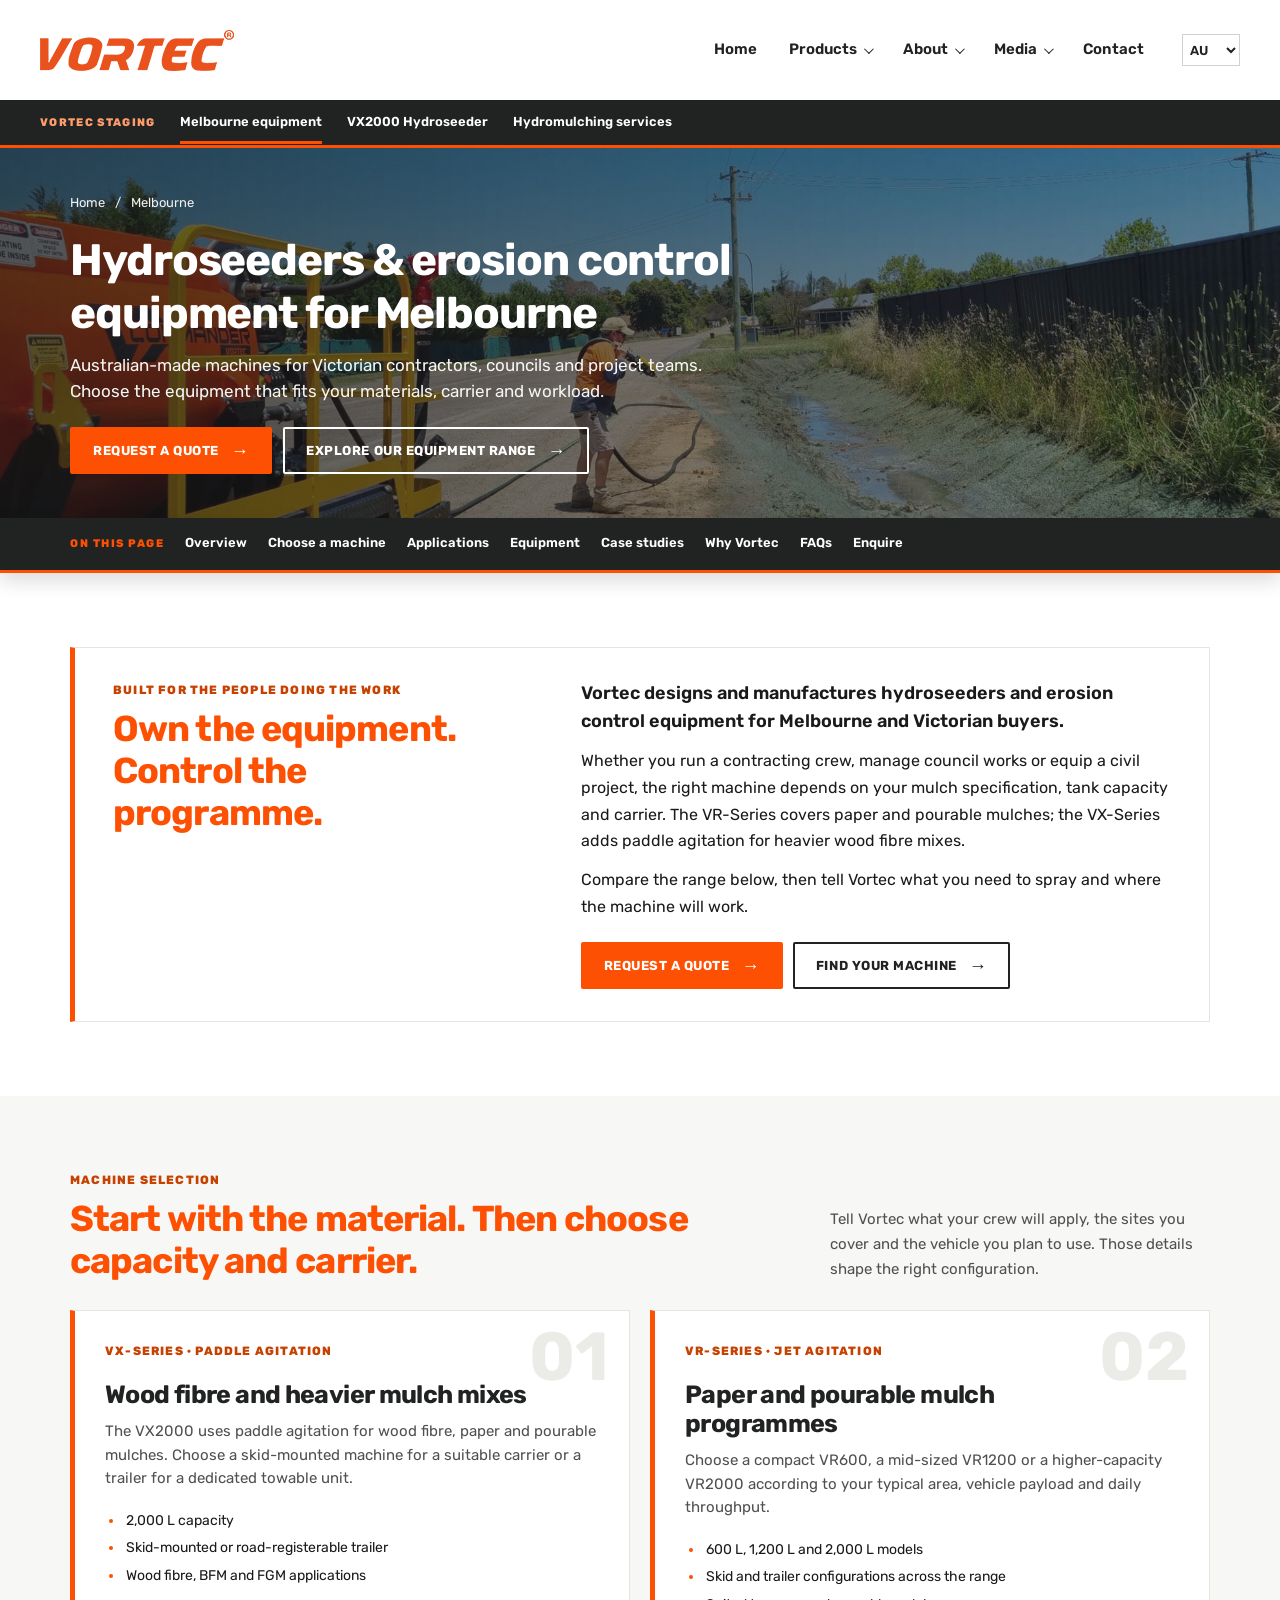
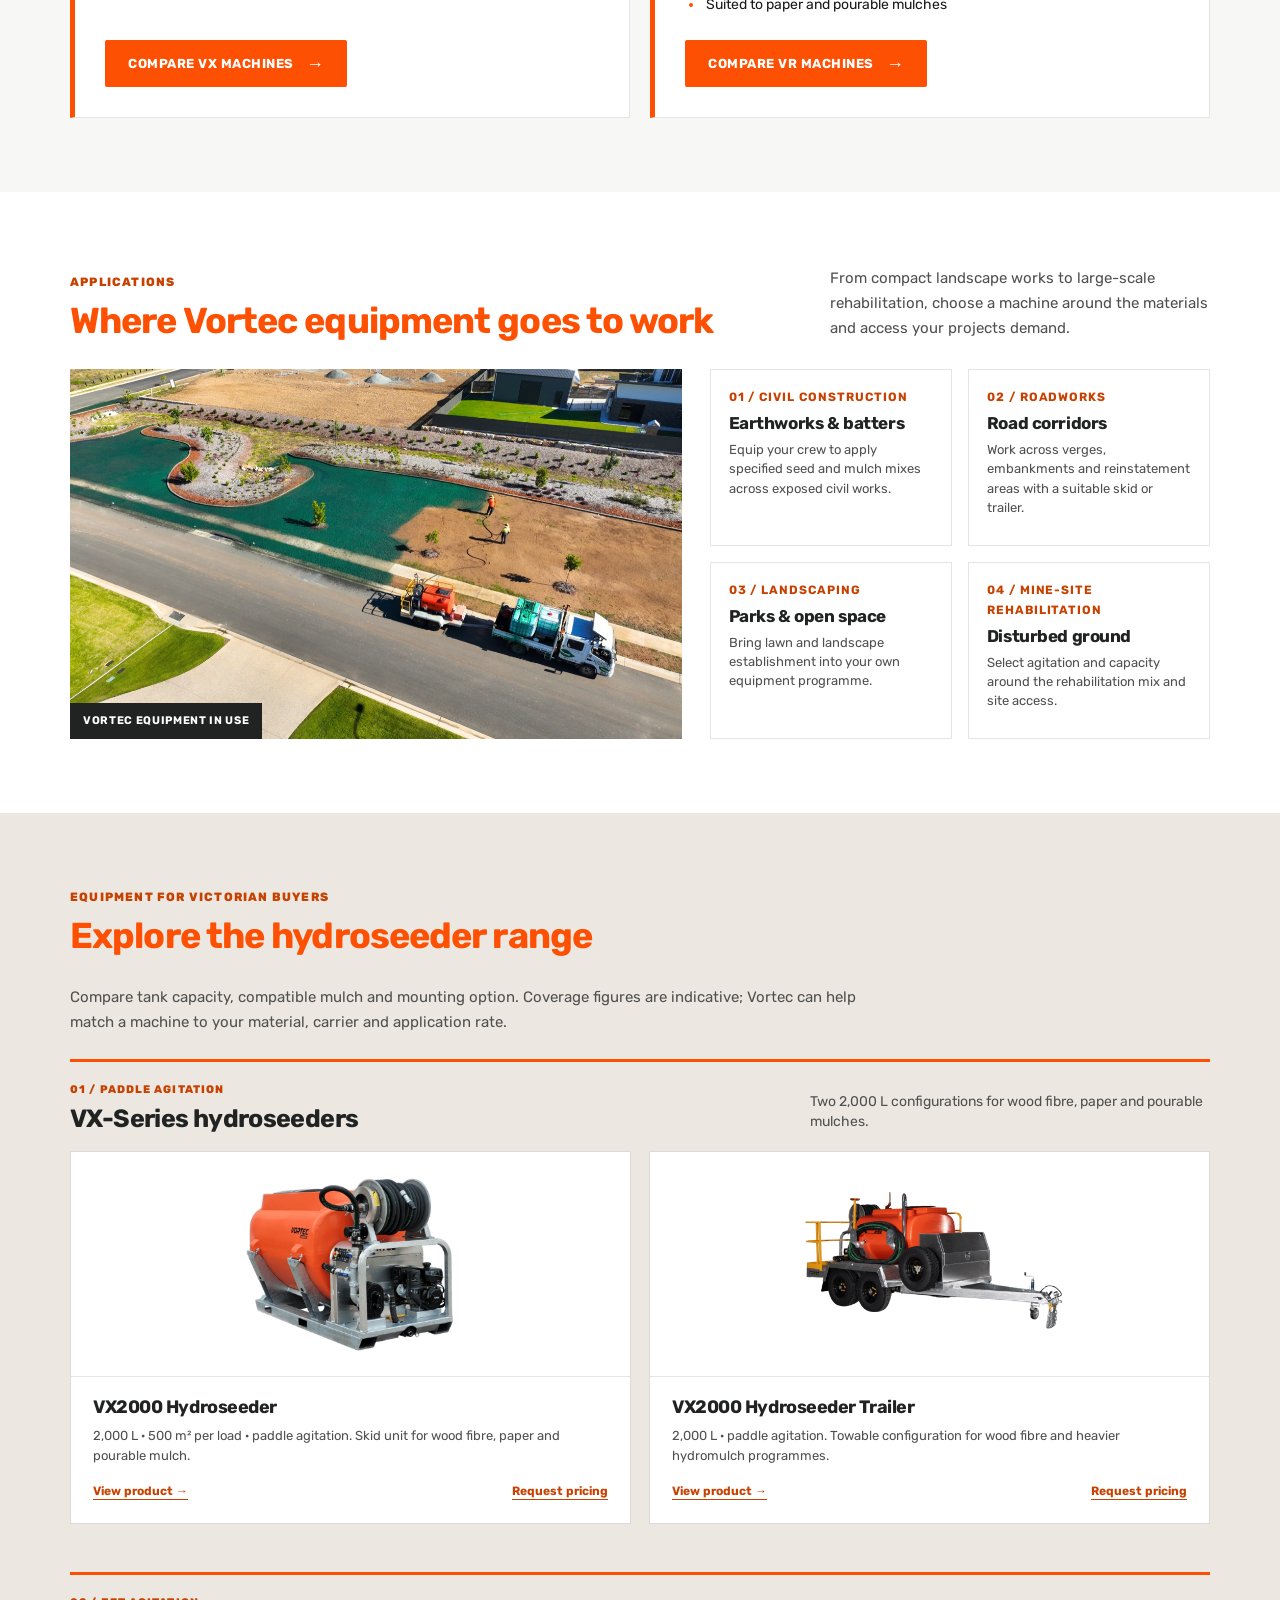
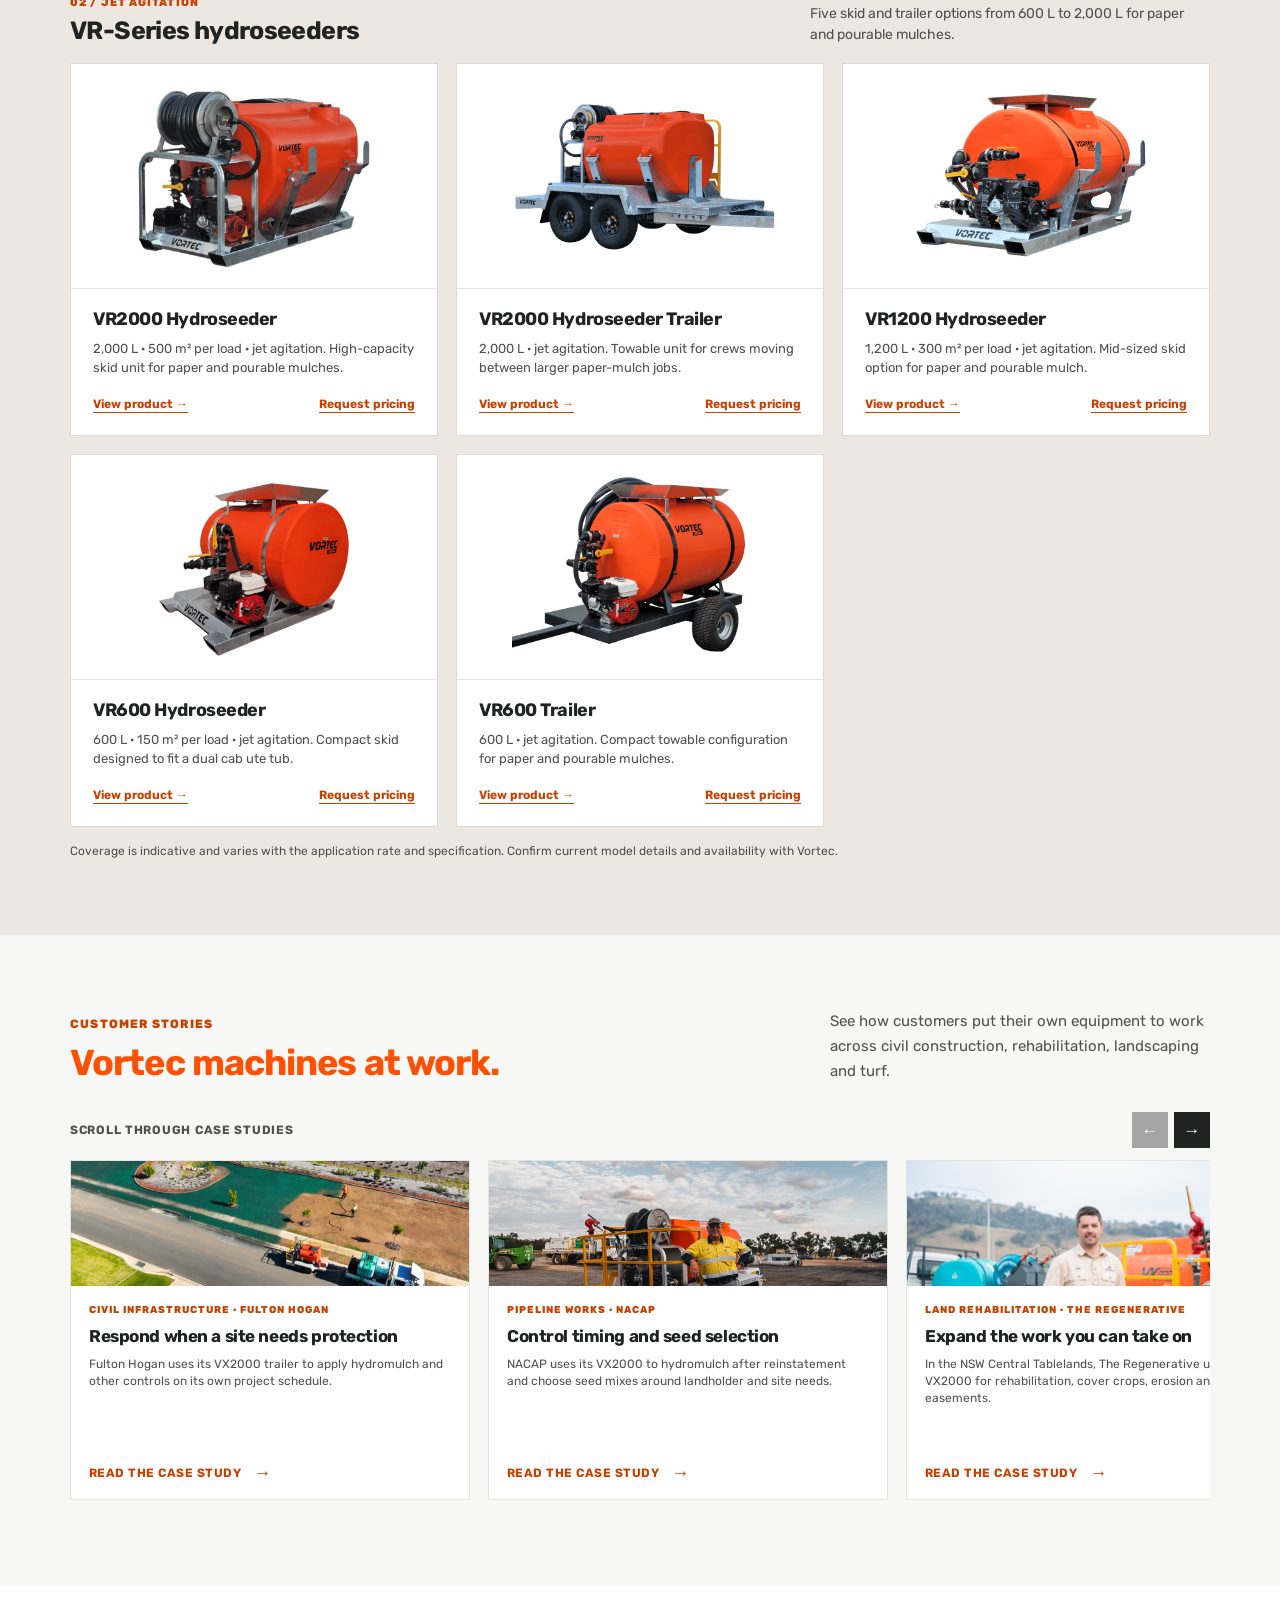
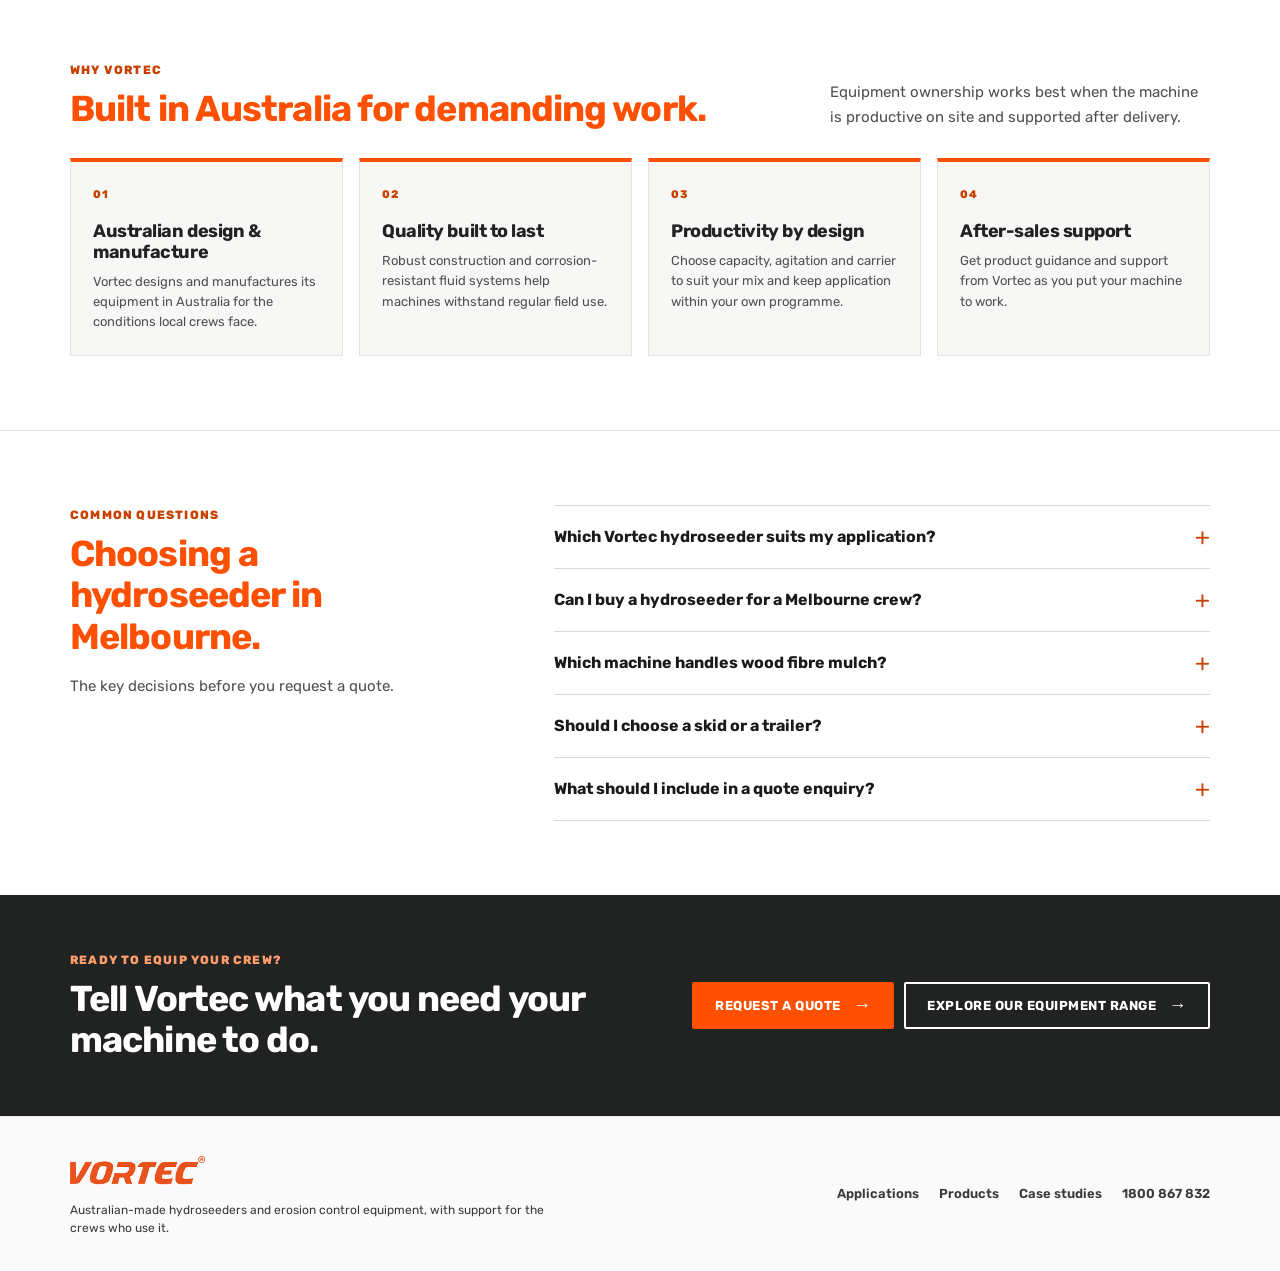
<file: index.html>
<!doctype html>
<html lang="en-AU">
<head>
  <meta charset="utf-8">
  <meta name="viewport" content="width=device-width, initial-scale=1">
  <meta name="robots" content="noindex, nofollow">
  <meta name="theme-color" content="#202322">
  <title>Hydroseeders &amp; Erosion Control Equipment Melbourne | Vortec Global</title>
  <meta name="description" content="Explore Australian-made Vortec hydroseeders and erosion control equipment for Melbourne and Victorian projects. Compare machines and request a quote.">
  <!-- Review the final URL and canonical before publication. This file is a noindex mockup. -->
  <link rel="preconnect" href="https://fonts.googleapis.com">
  <link rel="preconnect" href="https://fonts.gstatic.com" crossorigin>
  <link href="https://fonts.googleapis.com/css2?family=Rubik:wght@400;500;600;700;800&amp;display=swap" rel="stylesheet">
  <link rel="stylesheet" href="style.css?v=4">
  <script src="script.js?v=3" defer></script>
<link rel="stylesheet" href="preview-nav.css"></head>
<body>
  <header class="site-header">
    <div class="wrap header-inner">
      <a class="header-logo" href="./" aria-label="Vortec Global home"><img src="assets/nav/vortec-logo.webp" alt="Vortec Global" width="194" height="41"></a>
      <button class="menu-toggle" type="button" aria-label="Open menu" aria-expanded="false" aria-controls="site-nav"><span></span><span></span><span></span></button>
      <nav class="header-nav" id="site-nav" aria-label="Main navigation">
        <a class="header-link" href="https://vortecglobal.com/">Home</a>
        <details class="header-menu products-menu">
          <summary>Products <span class="menu-chevron" aria-hidden="true"></span></summary>
          <div class="nav-dropdown mega-menu">
            <div class="menu-group"><a class="menu-group-title" href="https://vortecglobal.com/polymer-sprayers/">Polymer Sprayers</a>
              <a href="https://vortecglobal.com/product/p1000-polymer-emulsion-sprayers/"><img src="assets/nav/P1000-NB-1.png" alt="">P1000</a>
              <a href="https://vortecglobal.com/product/polymer-sprayers-p1200/"><img src="assets/nav/P1200-MAIN-PHOTO40x40-1.png" alt="">P1200</a>
              <a href="https://vortecglobal.com/product/polymer-sprayers-p1500/"><img src="assets/nav/P1500-MAIN-PHOTO40x40-1.png" alt="">P1500</a>
              <a href="https://vortecglobal.com/product/polymer-sprayers-p2000/"><img src="assets/nav/P2000-MAIN-PHOTO40x40-1.webp" alt="">P2000</a>
              <a href="https://vortecglobal.com/product/p10000-polymer-soil-binder-applicator/"><img src="assets/nav/P10000-no-bg.png" alt="">P10000</a>
            </div>
            <div class="menu-group"><a class="menu-group-title" href="https://vortecglobal.com/hydroseeders/">Hydroseeders &amp; Hydroseeding Machines</a>
              <a href="https://vortecglobal.com/product/hydroseeders-vr600/"><img src="assets/vr600-hydroseeder.png" alt="">VR600</a>
              <a href="https://vortecglobal.com/product/vr600-trailer/"><img src="assets/vr600-trailer.png" alt="">VR600 Trailer</a>
              <a href="https://vortecglobal.com/product/hydroseeders-vr1200/"><img src="assets/vr1200-hydroseeder.png" alt="">VR1200</a>
              <a href="https://vortecglobal.com/product/hydroseeders-vr2000/"><img src="assets/vr2000-hydroseeder.png" alt="">VR2000</a>
              <a href="https://vortecglobal.com/product/vr2000-trailed/"><img src="assets/vr2000-hydroseeder-trailer.png" alt="">VR2000 Trailer</a>
              <a href="vx2000/"><img src="assets/vx2000-hydroseeder.png" alt="">VX2000 Hydroseeder</a>
              <a href="https://vortecglobal.com/product/vx2000-hydromulcher-trailer/"><img src="assets/vx2000-hydroseeder-trailer.png" alt="">VX2000 Hydroseeder Trailer</a>
              <a href="https://vortecglobal.com/product/vx2000-agri-hydroviner/">VX2000 Agri Hydroviner</a>
            </div>
            <div class="menu-group"><a class="menu-group-title" href="https://vortecglobal.com/landfill-cover-applicators/">Landfill Cover Applicators</a>
              <a href="https://vortecglobal.com/product/landfill-cover-applicators-lr2000/">LR2000</a>
              <a href="https://vortecglobal.com/product/landfill-cover-applicators-lx2000/">LX2000</a>
            </div>
            <div class="menu-group"><span class="menu-group-title">Ground Preparation Tools</span>
              <a href="https://vortecglobal.com/product/rippa-rake-s200/"><img src="assets/nav/s200-40x40-1.webp" alt="">Rippa-Rake S200</a>
              <a href="https://vortecglobal.com/product/rippa-rake-x230/"><img src="assets/nav/x230-40x40-1.png" alt="">Rippa-Rake X230</a>
              <a href="https://vortecglobal.com/product/rippa-rake-x140/"><img src="assets/nav/x140-40x40-1.png" alt="">Rippa-Rake X140</a>
            </div>
          </div>
        </details>
        <details class="header-menu"><summary>About <span class="menu-chevron" aria-hidden="true"></span></summary><div class="nav-dropdown small-menu"><a href="https://vortecglobal.com/about-the-vortec-story/">Vortec story</a><a href="https://vortecglobal.com/about/#mission">Mission</a><a href="https://vortecglobal.com/about/#innovation">Innovation</a><a href="https://vortecglobal.com/about/#support">Support</a><a href="https://vortecglobal.com/about/#faq">FAQ</a></div></details>
        <details class="header-menu"><summary>Media <span class="menu-chevron" aria-hidden="true"></span></summary><div class="nav-dropdown small-menu"><a href="https://vortecglobal.com/articles-hydroseeding-blogs/">Articles</a><a href="https://vortecglobal.com/videos/">Videos</a><a href="https://vortecglobal.com/downloads/">Downloads</a></div></details>
        <a class="header-link" href="https://vortecglobal.com/contact/">Contact</a>
      </nav>
      <select class="country-switcher" aria-label="Country"><option value="au" selected>AU</option><option value="nz">NZ</option><option value="eu">EU</option><option value="uk">UK</option><option value="us">US</option></select>
    </div>
  </header>
  <nav class="preview-nav" aria-label="Staging pages"><div class="preview-nav-inner"><span>Vortec staging</span><a href="./" aria-current="page">Melbourne equipment</a><a href="vx2000/">VX2000 Hydroseeder</a><a href="hydromulching-services/">Hydromulching services</a></div></nav><main>
    <section class="hero" aria-labelledby="page-title">
      <div class="wrap hero-inner"><div class="hero-copy">
        <nav class="crumbs" aria-label="Breadcrumb"><a href="https://vortecglobal.com/">Home</a><span aria-hidden="true">/</span><span>Melbourne</span></nav>
        <h1 id="page-title">Hydroseeders &amp; erosion control equipment for Melbourne</h1>
        <p class="hero-lead">Australian-made machines for Victorian contractors, councils and project teams. Choose the equipment that fits your materials, carrier and workload.</p>
        <div class="hero-actions"><button class="btn btn-primary" type="button" data-open-enquiry>Request a Quote <span class="arrow" aria-hidden="true">→</span></button><a class="btn btn-hero-outline" href="#equipment">Explore Our Equipment Range <span class="arrow" aria-hidden="true">→</span></a></div>
      </div></div>
    </section>
    <nav class="page-nav" aria-label="On this page"><div class="wrap"><span>On this page</span><a href="#overview">Overview</a><a href="#selection">Choose a machine</a><a href="#applications">Applications</a><a href="#equipment">Equipment</a><a href="#case-studies">Case studies</a><a href="#why-vortec">Why Vortec</a><a href="#faq">FAQs</a><a href="#contact">Enquire</a></div></nav>

    <section class="section intro" id="overview" aria-labelledby="intro-title"><div class="wrap">
      <div class="intro-grid"><div><p class="eyebrow">Built for the people doing the work</p><h2 id="intro-title">Own the equipment. Control the programme.</h2></div><div class="intro-copy"><p class="lead">Vortec designs and manufactures hydroseeders and erosion control equipment for Melbourne and Victorian buyers.</p><p>Whether you run a contracting crew, manage council works or equip a civil project, the right machine depends on your mulch specification, tank capacity and carrier. The VR-Series covers paper and pourable mulches; the VX-Series adds paddle agitation for heavier wood fibre mixes.</p><p>Compare the range below, then tell Vortec what you need to spray and where the machine will work.</p><div class="intro-actions"><button class="btn btn-primary" type="button" data-open-enquiry>Request a Quote <span class="arrow" aria-hidden="true">→</span></button><a class="btn btn-outline" href="#selection">Find your machine <span class="arrow" aria-hidden="true">→</span></a></div></div></div>
    </div></section>

    <section class="section path-section" id="selection" aria-labelledby="path-title"><div class="wrap">
      <div class="section-head"><div><p class="eyebrow">Machine selection</p><h2 id="path-title">Start with the material. Then choose capacity and carrier.</h2></div><p>Tell Vortec what your crew will apply, the sites you cover and the vehicle you plan to use. Those details shape the right configuration.</p></div>
      <div class="path-grid">
        <article class="path-card equipment" data-number="01"><p class="eyebrow">VX-Series · paddle agitation</p><h3>Wood fibre and heavier mulch mixes</h3><p>The VX2000 uses paddle agitation for wood fibre, paper and pourable mulches. Choose a skid-mounted machine for a suitable carrier or a trailer for a dedicated towable unit.</p><ul><li>2,000 L capacity</li><li>Skid-mounted or road-registerable trailer</li><li>Wood fibre, BFM and FGM applications</li></ul><a class="btn btn-primary" href="#vx-machines">Compare VX machines <span class="arrow" aria-hidden="true">→</span></a></article>
        <article class="path-card" data-number="02"><p class="eyebrow">VR-Series · jet agitation</p><h3>Paper and pourable mulch programmes</h3><p>Choose a compact VR600, a mid-sized VR1200 or a higher-capacity VR2000 according to your typical area, vehicle payload and daily throughput.</p><ul><li>600 L, 1,200 L and 2,000 L models</li><li>Skid and trailer configurations across the range</li><li>Suited to paper and pourable mulches</li></ul><a class="btn btn-primary" href="#vr-machines">Compare VR machines <span class="arrow" aria-hidden="true">→</span></a></article>
      </div>
    </div></section>

    <section class="section applications-section" id="applications" aria-labelledby="applications-title"><div class="wrap">
      <div class="section-head"><div><p class="eyebrow">Applications</p><h2 id="applications-title">Where Vortec equipment goes to work</h2></div><p>From compact landscape works to large-scale rehabilitation, choose a machine around the materials and access your projects demand.</p></div>
      <div class="application-grid"><figure class="application-photo"><img src="assets/hydroseeding-site.jpg" alt="Operator using hydroseeding equipment on a large prepared landscape area" width="1200" height="900" loading="lazy"><figcaption class="image-label">Vortec equipment in use</figcaption></figure><div class="application-list">
        <article><b>01 / CIVIL CONSTRUCTION</b><h3>Earthworks &amp; batters</h3><p>Equip your crew to apply specified seed and mulch mixes across exposed civil works.</p></article>
        <article><b>02 / ROADWORKS</b><h3>Road corridors</h3><p>Work across verges, embankments and reinstatement areas with a suitable skid or trailer.</p></article>
        <article><b>03 / LANDSCAPING</b><h3>Parks &amp; open space</h3><p>Bring lawn and landscape establishment into your own equipment programme.</p></article>
        <article><b>04 / MINE-SITE REHABILITATION</b><h3>Disturbed ground</h3><p>Select agitation and capacity around the rehabilitation mix and site access.</p></article>
      </div></div>
    </div></section>

    <section class="section equipment-section" id="equipment" aria-labelledby="equipment-title"><div class="wrap">
      <div class="section-head"><div><p class="eyebrow">Equipment for Victorian buyers</p><h2 id="equipment-title">Explore the hydroseeder range</h2></div></div>
      <p class="equipment-intro">Compare tank capacity, compatible mulch and mounting option. Coverage figures are indicative; Vortec can help match a machine to your material, carrier and application rate.</p>
      <div class="range-group" id="vx-machines" aria-labelledby="vx-title">
        <div class="range-heading"><div><span>01 / PADDLE AGITATION</span><h3 id="vx-title">VX-Series hydroseeders</h3></div><p>Two 2,000 L configurations for wood fibre, paper and pourable mulches.</p></div>
        <div class="product-grid product-grid-vx">
        <article class="product-card"><div class="product-image"><img src="assets/vx2000-hydroseeder.png" alt="VX2000 skid-mounted hydroseeder" width="900" height="600" loading="lazy"></div><div class="product-body"><h4>VX2000 Hydroseeder</h4><p>2,000 L · 500 m² per load · paddle agitation. Skid unit for wood fibre, paper and pourable mulch.</p><div class="product-actions"><a href="vx2000/">View product <span aria-hidden="true">→</span></a><button type="button" data-open-enquiry data-product="VX2000 Hydroseeder">Request pricing</button></div></div></article>
        <article class="product-card"><div class="product-image"><img src="assets/vx2000-hydroseeder-trailer.png" alt="VX2000 hydroseeder trailer" width="1024" height="682" loading="lazy"></div><div class="product-body"><h4>VX2000 Hydroseeder Trailer</h4><p>2,000 L · paddle agitation. Towable configuration for wood fibre and heavier hydromulch programmes.</p><div class="product-actions"><a href="https://vortecglobal.com/product/vx2000-hydromulcher-trailer/">View product <span aria-hidden="true">→</span></a><button type="button" data-open-enquiry data-product="VX2000 Hydroseeder Trailer">Request pricing</button></div></div></article>
        </div>
      </div>
      <div class="range-group" id="vr-machines" aria-labelledby="vr-title">
        <div class="range-heading"><div><span>02 / JET AGITATION</span><h3 id="vr-title">VR-Series hydroseeders</h3></div><p>Five skid and trailer options from 600 L to 2,000 L for paper and pourable mulches.</p></div>
        <div class="product-grid">
        <article class="product-card"><div class="product-image"><img src="assets/vr2000-hydroseeder.png" alt="VR2000 skid-mounted hydroseeder" width="900" height="600" loading="lazy"></div><div class="product-body"><h4>VR2000 Hydroseeder</h4><p>2,000 L · 500 m² per load · jet agitation. High-capacity skid unit for paper and pourable mulches.</p><div class="product-actions"><a href="https://vortecglobal.com/product/hydroseeders-vr2000/">View product <span aria-hidden="true">→</span></a><button type="button" data-open-enquiry data-product="VR2000 Hydroseeder">Request pricing</button></div></div></article>
        <article class="product-card"><div class="product-image"><img src="assets/vr2000-hydroseeder-trailer.png" alt="VR2000 hydroseeder trailer" width="900" height="600" loading="lazy"></div><div class="product-body"><h4>VR2000 Hydroseeder Trailer</h4><p>2,000 L · jet agitation. Towable unit for crews moving between larger paper-mulch jobs.</p><div class="product-actions"><a href="https://vortecglobal.com/product/vr2000-trailed/">View product <span aria-hidden="true">→</span></a><button type="button" data-open-enquiry data-product="VR2000 Hydroseeder Trailer">Request pricing</button></div></div></article>
        <article class="product-card"><div class="product-image"><img src="assets/vr1200-hydroseeder.png" alt="VR1200 skid-mounted hydroseeder" width="900" height="600" loading="lazy"></div><div class="product-body"><h4>VR1200 Hydroseeder</h4><p>1,200 L · 300 m² per load · jet agitation. Mid-sized skid option for paper and pourable mulch.</p><div class="product-actions"><a href="https://vortecglobal.com/product/hydroseeders-vr1200/">View product <span aria-hidden="true">→</span></a><button type="button" data-open-enquiry data-product="VR1200 Hydroseeder">Request pricing</button></div></div></article>
        <article class="product-card"><div class="product-image"><img src="assets/vr600-hydroseeder.png" alt="VR600 skid-mounted hydroseeder" width="900" height="600" loading="lazy"></div><div class="product-body"><h4>VR600 Hydroseeder</h4><p>600 L · 150 m² per load · jet agitation. Compact skid designed to fit a dual cab ute tub.</p><div class="product-actions"><a href="https://vortecglobal.com/product/hydroseeders-vr600/">View product <span aria-hidden="true">→</span></a><button type="button" data-open-enquiry data-product="VR600 Hydroseeder">Request pricing</button></div></div></article>
        <article class="product-card"><div class="product-image"><img src="assets/vr600-trailer.png" alt="VR600 hydroseeder trailer" width="900" height="600" loading="lazy"></div><div class="product-body"><h4>VR600 Trailer</h4><p>600 L · jet agitation. Compact towable configuration for paper and pourable mulches.</p><div class="product-actions"><a href="https://vortecglobal.com/product/vr600-trailer/">View product <span aria-hidden="true">→</span></a><button type="button" data-open-enquiry data-product="VR600 Trailer">Request pricing</button></div></div></article>
        </div>
      </div>
      <p class="product-note">Coverage is indicative and varies with the application rate and specification. Confirm current model details and availability with Vortec.</p>
    </div></section>

    <section class="section proof-section" id="case-studies" aria-labelledby="proof-title"><div class="wrap">
      <div class="section-head"><div><p class="eyebrow">Customer stories</p><h2 id="proof-title">Vortec machines at work.</h2></div><p>See how customers put their own equipment to work across civil construction, rehabilitation, landscaping and turf.</p></div>
      <div class="proof-controls"><span>Scroll through case studies</span><div><button type="button" data-case-prev aria-label="Scroll case studies left">←</button><button type="button" data-case-next aria-label="Scroll case studies right">→</button></div></div>
      <div class="proof-grid" id="case-scroll" role="region" tabindex="0" aria-label="Case studies, scroll horizontally">
        <article class="proof-card"><img src="assets/hydroseeding-site.jpg" alt="Hydroseeding application on a large landscape site" width="1200" height="900" loading="lazy"><div class="proof-card-body"><span class="micro">Civil infrastructure · Fulton Hogan</span><h3>Respond when a site needs protection</h3><p>Fulton Hogan uses its VX2000 trailer to apply hydromulch and other controls on its own project schedule.</p><a class="btn btn-text" href="https://vortecglobal.com/fulton-hogan-vx2000-hydroseeder/">Read the case study <span class="arrow" aria-hidden="true">→</span></a></div></article>
        <article class="proof-card"><img src="assets/nacap.jpg" alt="NACAP project manager with the VX2000 hydroseeder trailer" style="object-position:center 30%" loading="lazy"><div class="proof-card-body"><span class="micro">Pipeline works · NACAP</span><h3>Control timing and seed selection</h3><p>NACAP uses its VX2000 to hydromulch after reinstatement and choose seed mixes around landholder and site needs.</p><a class="btn btn-text" href="https://vortecglobal.com/nacap-erosion-control-case-study/">Read the case study <span class="arrow" aria-hidden="true">→</span></a></div></article>
        <article class="proof-card"><img src="assets/the-regenerative.jpg" alt="Josh Frappell of The Regenerative with Vortec equipment" width="850" height="566" style="object-position:center 15%" loading="lazy"><div class="proof-card-body"><span class="micro">Land rehabilitation · The Regenerative</span><h3>Expand the work you can take on</h3><p>In the NSW Central Tablelands, The Regenerative uses the VX2000 for rehabilitation, cover crops, erosion and roadside easements.</p><a class="btn btn-text" href="https://vortecglobal.com/vx2000-hydroseeder-case-study-regenerative/">Read the case study <span class="arrow" aria-hidden="true">→</span></a></div></article>
        <article class="proof-card"><img src="assets/ground-tamers.jpg" alt="Ground Tamers hydromulching a landscaped development with Vortec equipment" loading="lazy"><div class="proof-card-body"><span class="micro">Commercial landscaping · Ground Tamers</span><h3>Keep applications on your own schedule</h3><p>Ground Tamers uses a VX2000 trailer in its own fleet, giving the team greater control over hydromulching availability.</p><a class="btn btn-text" href="https://vortecglobal.com/ground-tamers-vx2000-hydromulcher-review/">Read the case study <span class="arrow" aria-hidden="true">→</span></a></div></article>
        <article class="proof-card"><img src="assets/lawn-and-order.jpg" alt="Aaron Williams of Lawn &amp; Order with his VX2000 hydroseeder trailer" style="object-position:center 30%" loading="lazy"><div class="proof-card-body"><span class="micro">Lawn establishment · Lawn &amp; Order</span><h3>From growing to mowing</h3><p>Aaron Williams added hydroseeding to Lawn &amp; Order’s mowing work and now manages lawn projects from seeding through to maintenance.</p><a class="btn btn-text" href="https://vortecglobal.com/hydroseeding-lawns-case-study/">Read the case study <span class="arrow" aria-hidden="true">→</span></a></div></article>
        <article class="proof-card"><img src="assets/seven-mile-beach.jpg" alt="VX2000 hydroseeder and operator beside coastal dunes" style="object-position:center 15%" loading="lazy"><div class="proof-card-body"><span class="micro">Golf course · 7 Mile Beach</span><h3>Hydroseeding a new course</h3><p>The VX2000 helped hydroseed 7 Mile Beach Golf Course, with Vortec reporting 1.3 million litres pumped.</p><a class="btn btn-text" href="https://vortecglobal.com/worlds-1-hydroseeder-vx2000-case-study/">Read the case study <span class="arrow" aria-hidden="true">→</span></a></div></article>
      </div>
    </div></section>

    <section class="section why-section" id="why-vortec" aria-labelledby="why-title"><div class="wrap"><div class="section-head"><div><p class="eyebrow">Why Vortec</p><h2 id="why-title">Built in Australia for demanding work.</h2></div><p>Equipment ownership works best when the machine is productive on site and supported after delivery.</p></div><div class="why-grid"><article><span>01</span><h3>Australian design &amp; manufacture</h3><p>Vortec designs and manufactures its equipment in Australia for the conditions local crews face.</p></article><article><span>02</span><h3>Quality built to last</h3><p>Robust construction and corrosion-resistant fluid systems help machines withstand regular field use.</p></article><article><span>03</span><h3>Productivity by design</h3><p>Choose capacity, agitation and carrier to suit your mix and keep application within your own programme.</p></article><article><span>04</span><h3>After-sales support</h3><p>Get product guidance and support from Vortec as you put your machine to work.</p></article></div></div></section>

    <section class="section faq" id="faq" aria-labelledby="faq-title"><div class="wrap faq-layout"><div><p class="eyebrow">Common questions</p><h2 id="faq-title">Choosing a hydroseeder in Melbourne.</h2><p class="intro-p">The key decisions before you request a quote.</p></div><div class="faq-list">
      <details><summary>Which Vortec hydroseeder suits my application?</summary><p>Start with the mulch type and application rate, then check tank capacity, carrier payload and the sites your crew will cover. The <a href="#selection">selection guide</a> compares the VR and VX agitation systems.</p></details>
      <details><summary>Can I buy a hydroseeder for a Melbourne crew?</summary><p>Yes. Vortec designs and manufactures hydroseeders in Australia. The <a href="#equipment">range on this page</a> includes compact VR units and the paddle-agitated VX2000, with skid and trailer options.</p></details>
      <details><summary>Which machine handles wood fibre mulch?</summary><p>The VX-Series uses paddle agitation and handles wood fibre, paper and pourable mulches. The VR-Series uses jet agitation for paper and pourable mulches. Confirm your specified material with Vortec before selecting a machine.</p></details>
      <details><summary>Should I choose a skid or a trailer?</summary><p>A skid unit mounts to a suitable carrier; a trailer gives you a dedicated towable configuration. Check vehicle capacity, access, transport requirements and how often the unit will move between sites.</p></details>
      <details><summary>What should I include in a quote enquiry?</summary><p>Select a product or choose “Help me choose”, then share your business type, address and the material, application and carrier details in the message. <button class="inline-link" type="button" data-open-enquiry>Open the equipment enquiry form</button>.</p></details>
    </div></div></section>

    <section class="final-cta" id="contact" aria-labelledby="final-title"><div class="wrap final-inner"><div><p class="eyebrow">Ready to equip your crew?</p><h2 id="final-title">Tell Vortec what you need your machine to do.</h2></div><div class="final-actions"><button class="btn btn-primary" type="button" data-open-enquiry>Request a Quote <span class="arrow" aria-hidden="true">→</span></button><a class="btn btn-outline" href="#equipment">Explore Our Equipment Range <span class="arrow" aria-hidden="true">→</span></a></div></div></section>
  </main>
  <dialog class="enquiry-dialog" id="equipment-enquiry" aria-labelledby="enquiry-title" aria-describedby="enquiry-intro">
    <div class="enquiry-shell">
      <button class="enquiry-close" type="button" data-close-enquiry aria-label="Close enquiry form">×</button>
      <h2 id="enquiry-title">Request an Equipment Quote</h2>
      <p id="enquiry-intro">Tell Vortec which machine interests you and what your crew needs to apply.</p>
      <p class="required-note"><span aria-hidden="true">*</span> indicates required fields</p>
      <form id="equipment-form" action="mailto:sales@vortecglobal.com" method="post" enctype="text/plain">
        <div class="form-grid">
          <label>First Name <span aria-hidden="true">*</span><input name="First Name" autocomplete="given-name" required></label>
          <label>Last Name <span aria-hidden="true">*</span><input name="Last Name" autocomplete="family-name" required></label>
          <label>Email <span aria-hidden="true">*</span><input type="email" name="Email" autocomplete="email" required></label>
          <label>Phone <span aria-hidden="true">*</span><input type="tel" name="Phone" autocomplete="tel" required></label>
          <label class="form-full">Product <span aria-hidden="true">*</span><select name="Product" id="product-select" required><option value="" selected disabled>Select a hydroseeder</option><option>Help me choose</option><option>VX2000 Hydroseeder</option><option>VX2000 Hydroseeder Trailer</option><option>VR2000 Hydroseeder</option><option>VR2000 Hydroseeder Trailer</option><option>VR1200 Hydroseeder</option><option>VR600 Hydroseeder</option><option>VR600 Trailer</option></select></label>
          <fieldset class="form-full address-fields"><legend>Address <span aria-hidden="true">*</span></legend><div><label>Street address<input name="Street address" autocomplete="street-address" required></label><label>Suburb / city<input name="Suburb / city" autocomplete="address-level2" required></label><label>State<input name="State" autocomplete="address-level1" value="VIC" required></label><label>Postcode<input name="Postcode" autocomplete="postal-code" inputmode="numeric" required></label><label>Country<select name="Country" autocomplete="country-name" required><option selected>Australia</option><option>New Zealand</option><option>Other</option></select></label></div></fieldset>
          <label class="form-full">What best describes your business? <span aria-hidden="true">*</span><select name="What best describes your business?" required><option value="" selected disabled>Select your business</option><option>Hydroseeding Contractor</option><option>Mulching/Slashing/Mowing Contractor</option><option>Environmental Contractor (Earthmoving, Mulching, Hydroseeding, Spraying, Consulting, etc)</option><option>Tier 1 or 2 Civil Contractor or Large Energy Infrastructure Builder or Project Management Company</option><option>Medium Size Civil/Earthmoving or Plumbing or Energy Infrastructure Builder</option><option>Small Size Civil/Earthmoving or Plumbing or Energy Infrastructure Builder</option><option>Landscaping &amp; Landscape Maintenance Contractor</option><option>Consulting Company</option><option>Landfill</option><option>Orchard</option><option>Council</option><option>Tree Maintenance / Arborist</option><option>Hire Company</option><option>Cattle Farmers Growing Leucaena</option><option>Other</option></select></label>
          <label class="form-full">Message <span aria-hidden="true">*</span><textarea name="Message" rows="3" maxlength="1200" placeholder="Tell us about your material, sites, vehicle and expected workload" required></textarea></label>
        </div>
        <div class="form-footer"><button class="btn btn-primary" type="submit">Prepare Quote Email <span class="arrow" aria-hidden="true">→</span></button><p id="form-status" role="status" aria-live="polite"></p></div>
      </form>
    </div>
  </dialog>
  <footer><div class="wrap footer-inner"><div><a href="https://vortecglobal.com/"><img src="assets/logo-vortec.png" alt="Vortec Global" width="135" height="35" loading="lazy"></a><p>Australian-made hydroseeders and erosion control equipment, with support for the crews who use it.</p></div><nav aria-label="Footer navigation"><a href="#applications">Applications</a><a href="#equipment">Products</a><a href="#case-studies">Case studies</a><a href="tel:1800867832">1800 867 832</a></nav></div></footer>
</body>
</html>
</file>
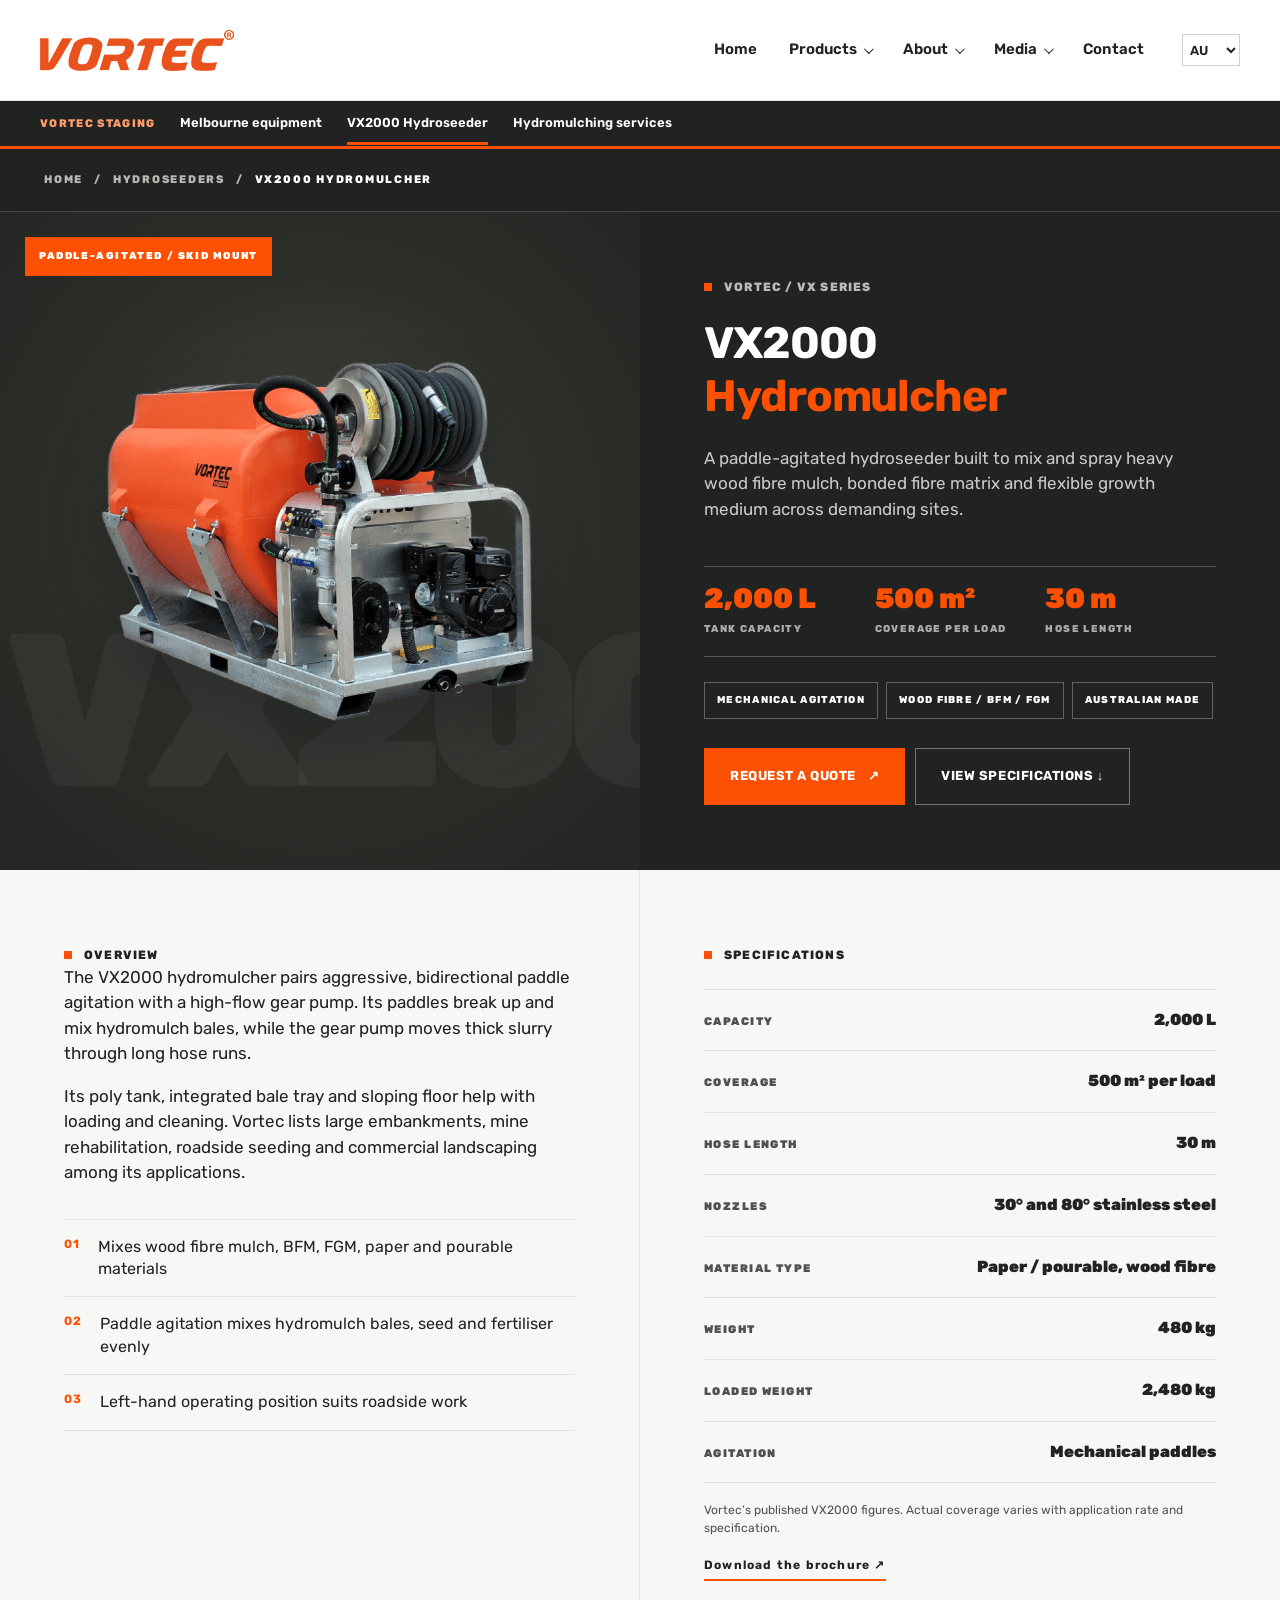
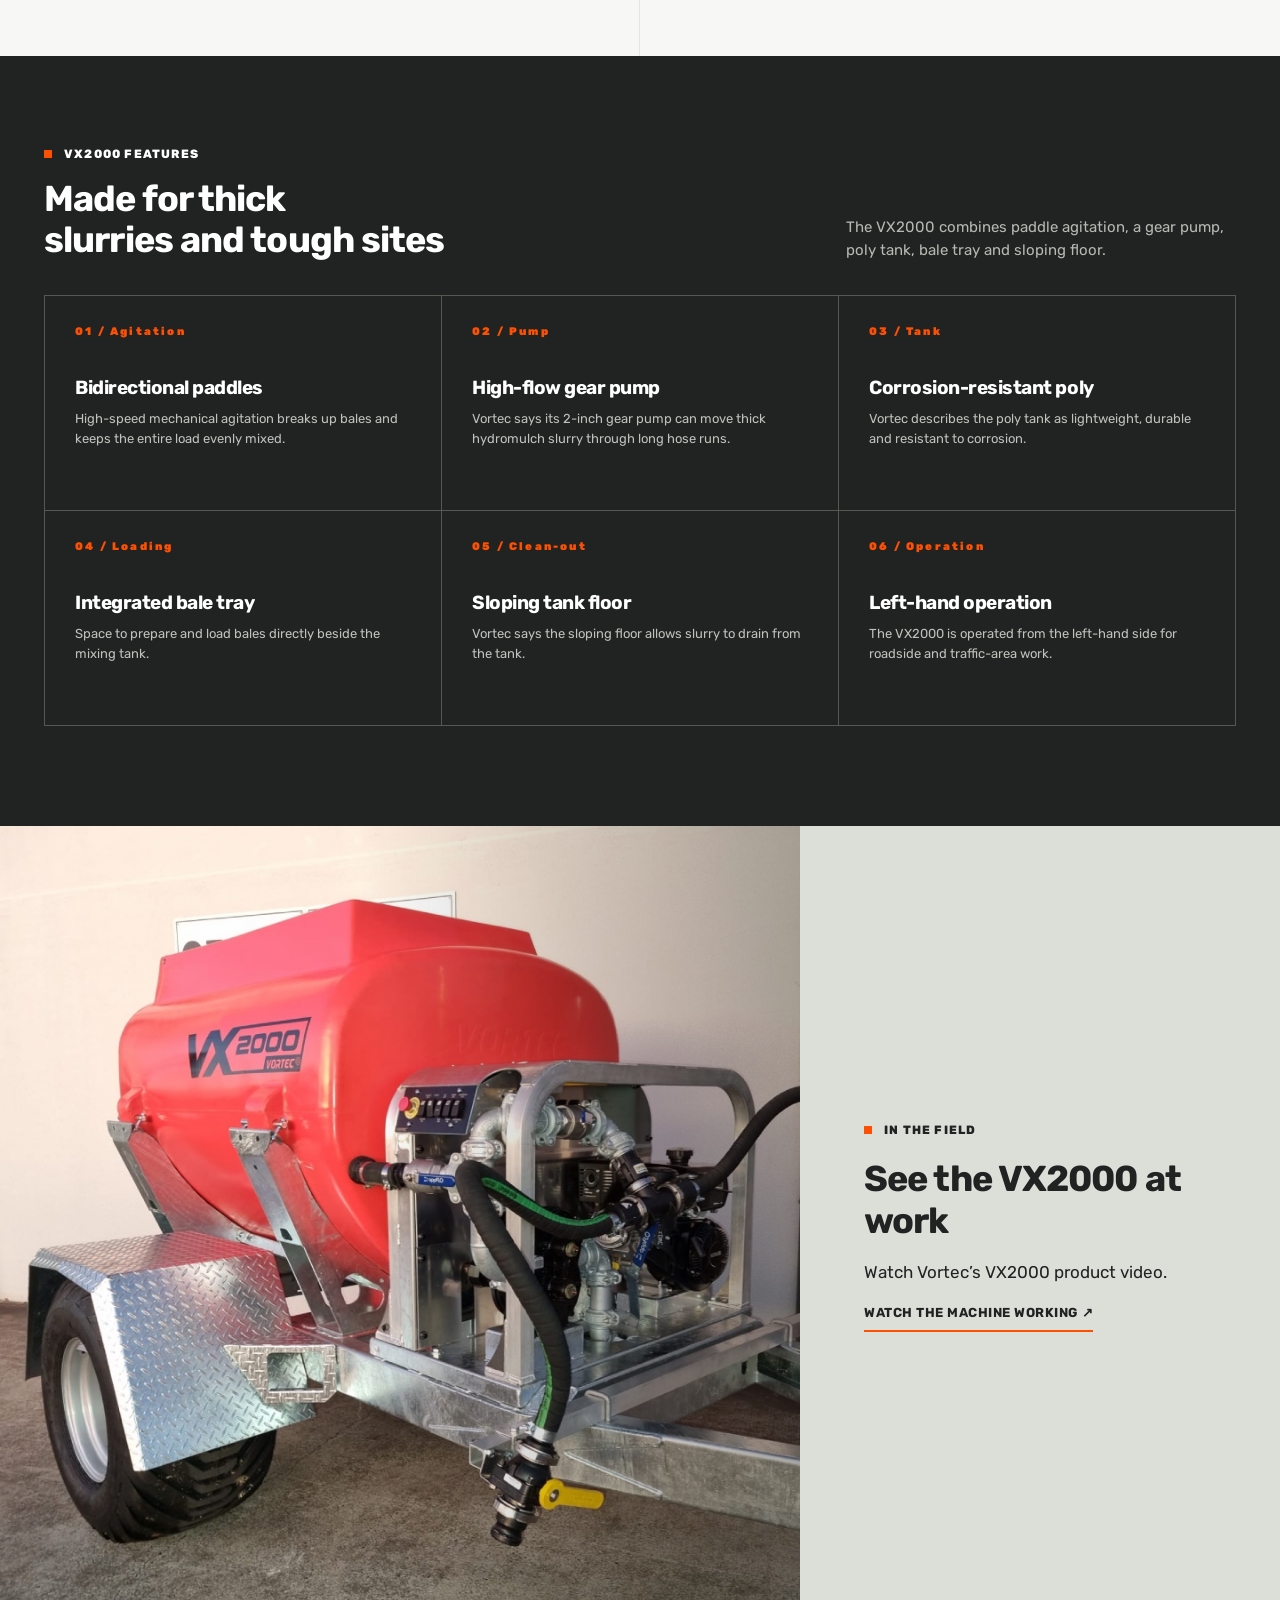
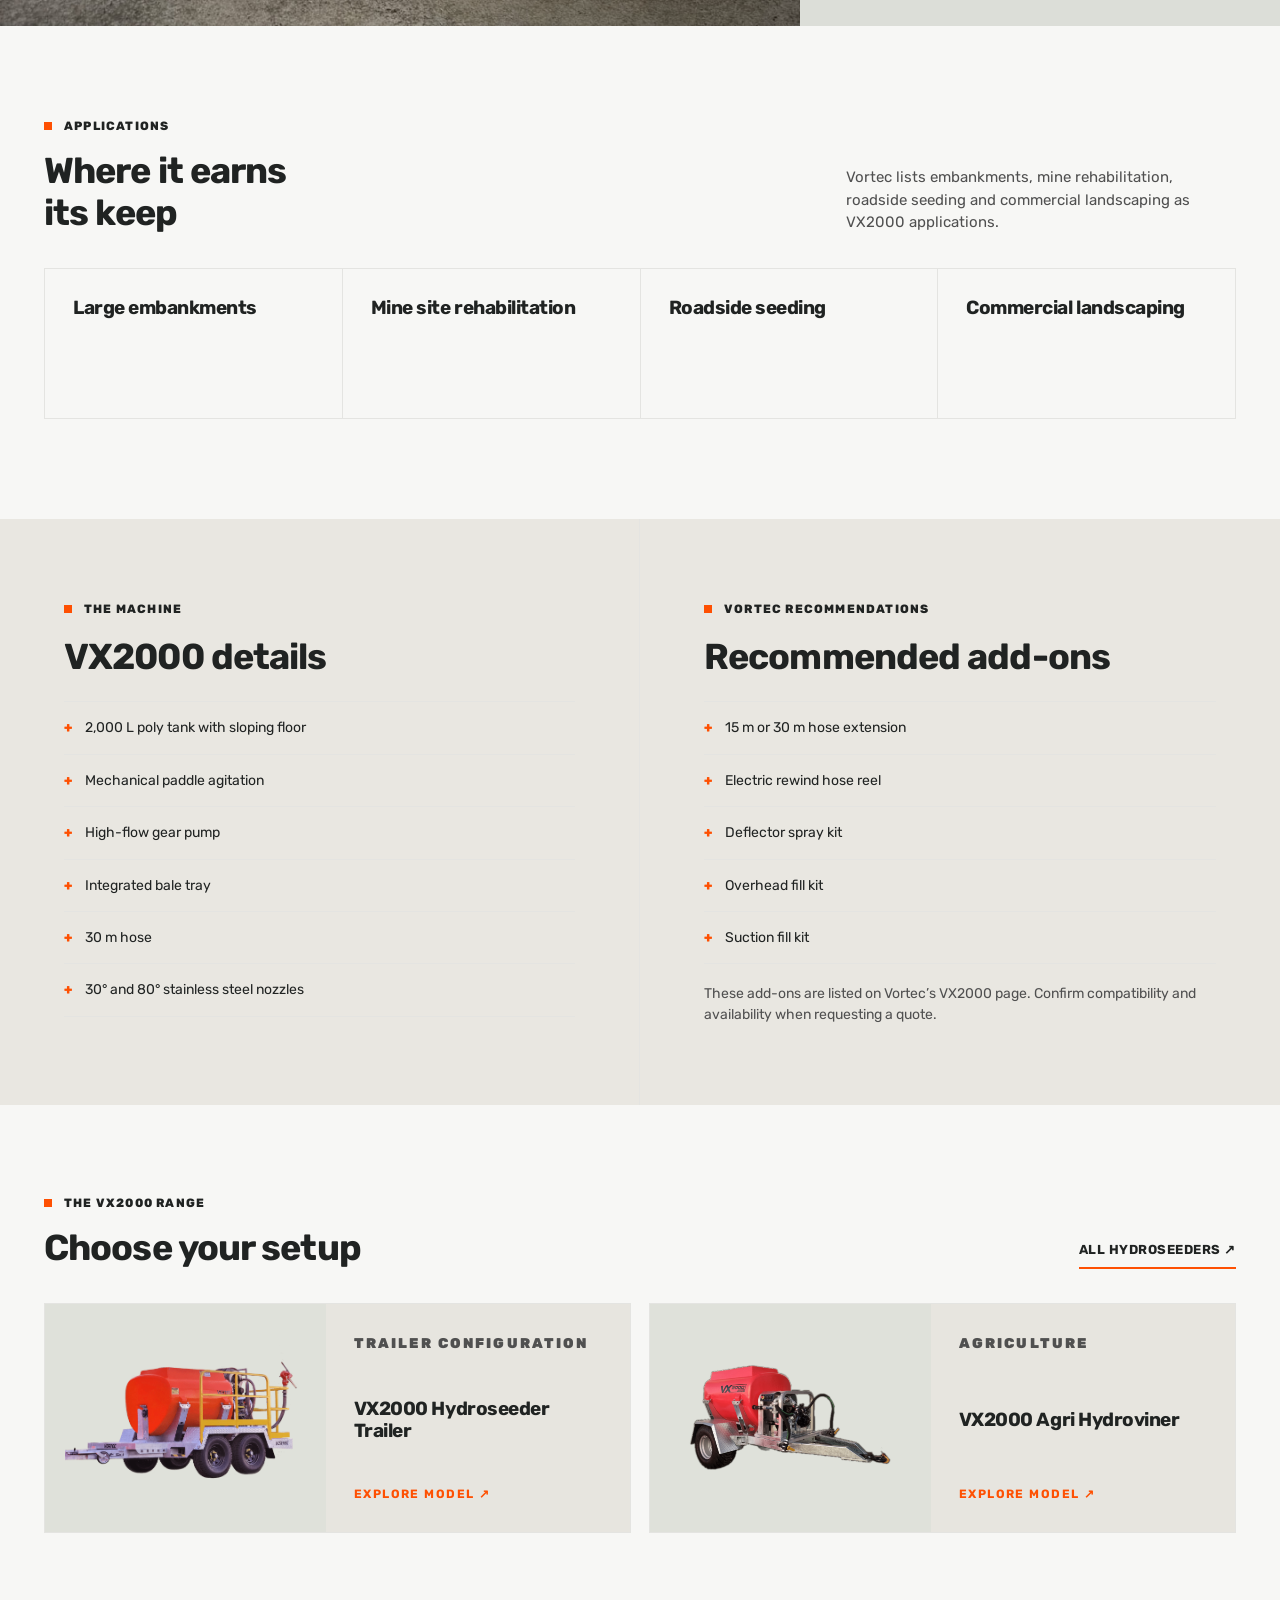
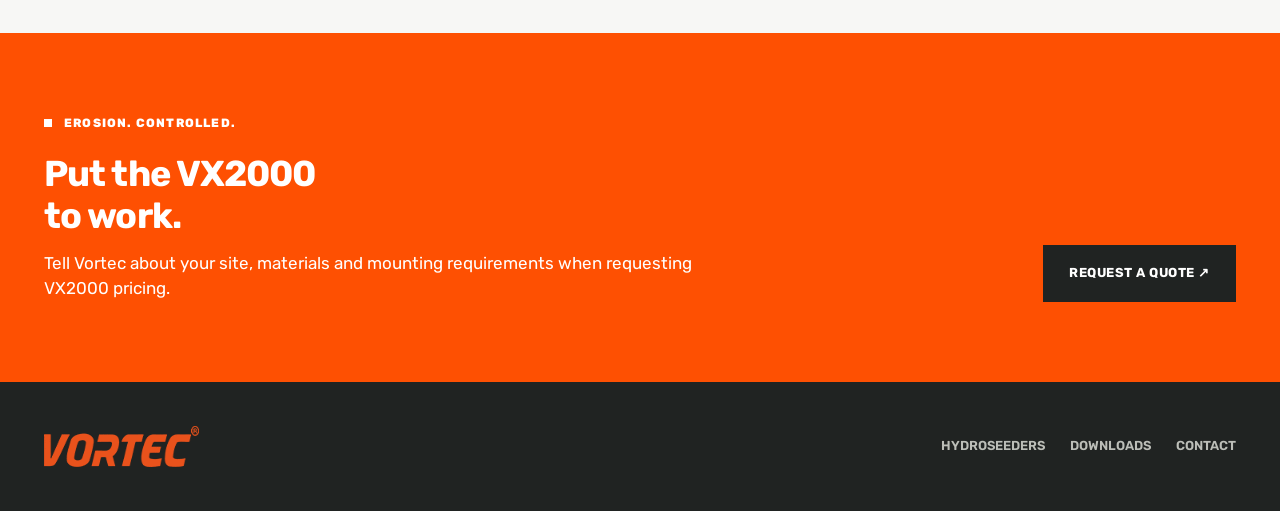
<file: vx2000/index.html>
<!doctype html>
<html lang="en-AU">
<head>
  <meta charset="utf-8">
  <meta name="viewport" content="width=device-width, initial-scale=1">
  <title>VX2000 Hydromulcher | Paddle-Agitated Hydroseeder | Vortec</title>
  <meta name="description" content="The Vortec VX2000 hydromulcher is a 2,000 L paddle-agitated hydroseeder built for wood fibre mulch, BFM and FGM. Explore specifications and request a quote.">
  <link rel="canonical" href="https://vortecglobal.com/product/vx2000-paddle-agitated-hydromulcher/">
  <style>
    :root{--ink:#202322;--coal:#202322;--panel:#30312e;--paper:#f7f7f5;--white:#fff;--orange:#fe5002;--line:#e4e4e1;--muted:#505050;--font:Rubik,sans-serif}
    *,*::before,*::after{box-sizing:border-box}html{scroll-behaviour:smooth}body{margin:0;background:var(--paper);color:var(--ink);font-family:var(--font);-webkit-font-smoothing:antialiased}a{color:inherit;text-decoration:none}button{font:inherit}img{display:block;max-width:100%}h1,h2,h3,p{margin-top:0}h1,h2,h3{font-stretch:condensed}a:focus-visible,button:focus-visible{outline:3px solid var(--orange);outline-offset:4px}.wrap{width:min(100% - 88px,1480px);margin-inline:auto}.eyebrow{display:flex;align-items:center;gap:12px;font-size:11px;font-weight:800;letter-spacing:.22em;text-transform:uppercase}.eyebrow::before{content:"";width:8px;height:8px;background:var(--orange);flex:none}.section-title{font-size:clamp(36px,4.6vw,70px);line-height:.98;letter-spacing:-.035em;font-weight:900;text-transform:uppercase}.button{display:inline-flex;align-items:center;justify-content:center;gap:12px;min-height:57px;padding:0 25px;background:var(--orange);border:1px solid var(--orange);color:var(--white);font-size:12px;font-weight:900;letter-spacing:.15em;text-transform:uppercase;transition:background .2s,color .2s,transform .2s}.button:hover{background:#df4600;transform:translateY(-2px)}.button.outline{background:transparent;color:var(--white);border-color:#757771}.button.outline:hover{background:var(--white);color:var(--ink)}.text-link{font-size:12px;font-weight:900;letter-spacing:.13em;text-transform:uppercase;border-bottom:2px solid var(--orange);padding-bottom:6px}.text-link:hover{color:var(--orange)}
    .topbar{height:40px;display:flex;align-items:center;justify-content:space-between;padding:0 44px;background:var(--paper);font-size:12px;color:#555753}.topbar a{font-weight:800;color:var(--ink)}.site-header{position:sticky;top:0;z-index:20;background:var(--ink);border-bottom:1px solid #454744}.header-inner{min-height:76px;display:flex;align-items:center;gap:30px}.logo{flex:none}.logo img{width:194px;height:41px;object-fit:contain}.nav{display:flex;align-items:center;gap:31px;margin-left:auto;color:var(--white)}.nav a{position:relative;display:flex;align-items:center;height:76px;font-size:12px;font-weight:900;letter-spacing:.16em;text-transform:uppercase}.nav a:hover,.nav a.active{color:var(--orange)}.nav a.active::after{content:"";position:absolute;bottom:0;left:0;right:0;height:3px;background:var(--orange)}.header-cta{white-space:nowrap;background:var(--orange);color:var(--white);padding:16px 20px;font-size:11px;font-weight:900;letter-spacing:.14em;text-transform:uppercase}.header-cta:hover{background:#df4600}.mobile-menu{display:none}
    .breadcrumb{background:var(--ink);color:#b6b8b2;border-bottom:1px solid #454744}.breadcrumb .wrap{display:flex;gap:11px;align-items:center;min-height:62px;font-size:11px;font-weight:800;letter-spacing:.16em;text-transform:uppercase}.breadcrumb a:hover{color:var(--orange)}.breadcrumb strong{color:var(--white);font-weight:800}
    .hero{display:grid;grid-template-columns:1fr 1fr;background:var(--ink);color:var(--white);min-height:610px}.hero-visual{position:relative;min-height:600px;display:grid;place-items:center;overflow:hidden;background:radial-gradient(circle at 50% 46%,#42443f,#2b2d29 54%,#242623 100%)}.hero-visual::after{content:"VX2000";position:absolute;bottom:-.11em;left:1%;font-size:clamp(110px,17vw,270px);font-weight:900;letter-spacing:-.08em;color:rgba(255,255,255,.045);pointer-events:none}.hero-visual img{position:relative;z-index:1;width:min(94%,830px);max-height:540px;object-fit:contain;filter:drop-shadow(0 30px 28px rgba(0,0,0,.22))}.image-label{position:absolute;z-index:2;top:25px;left:25px;padding:11px 14px;background:var(--orange);font-size:10px;font-weight:900;letter-spacing:.16em;text-transform:uppercase}.hero-content{padding:65px clamp(34px,5vw,88px) 65px clamp(34px,5vw,78px);display:flex;flex-direction:column;justify-content:center}.hero .eyebrow{color:#babdb6}.hero h1{font-size:clamp(48px,5vw,86px);line-height:.91;letter-spacing:-.055em;text-transform:uppercase;margin:20px 0 23px;font-weight:900}.hero h1 span{color:var(--orange)}.hero-lead{max-width:610px;color:#c9cbc5;font-size:clamp(17px,1.3vw,21px);line-height:1.48}.metrics{display:grid;grid-template-columns:repeat(3,1fr);border-top:1px solid #545650;margin-top:27px}.metric{padding:18px 16px 18px 0;border-bottom:1px solid #545650}.metric strong{display:block;color:var(--orange);font-size:clamp(25px,2.2vw,38px);line-height:1;font-weight:900}.metric span{display:block;margin-top:8px;color:#aaaDA7;font-size:10px;letter-spacing:.14em;text-transform:uppercase;font-weight:800}.hero-tags{display:flex;flex-wrap:wrap;gap:8px;margin-top:25px}.hero-tags span{border:1px solid #62645e;padding:9px 12px;font-size:10px;letter-spacing:.13em;text-transform:uppercase;font-weight:800}.hero-actions{display:flex;flex-wrap:wrap;gap:10px;margin-top:29px}
    .split{display:grid;grid-template-columns:1fr 1fr}.split>.pane{padding:75px clamp(36px,5vw,88px)}.split>.pane:first-child{border-right:1px solid var(--line)}.overview-copy{font-size:19px;line-height:1.55;max-width:62ch}.overview-copy p:last-child{margin-bottom:0}.benefit-list{margin-top:33px;border-top:1px solid var(--line)}.benefit-list div{display:flex;gap:18px;padding:16px 0;border-bottom:1px solid var(--line);font-size:16px;line-height:1.4}.benefit-list b{color:var(--orange);font-size:12px;letter-spacing:.1em}.spec-list{margin-top:24px;border-top:1px solid var(--line)}.spec-list div{display:flex;justify-content:space-between;gap:24px;align-items:baseline;padding:17px 0;border-bottom:1px solid var(--line)}.spec-list dt{color:var(--muted);font-size:11px;font-weight:900;letter-spacing:.13em;text-transform:uppercase}.spec-list dd{margin:0;text-align:right;font-size:16px;font-weight:900}.spec-note{font-size:12px;color:var(--muted);line-height:1.45;margin-top:19px}
    .features{background:var(--coal);color:var(--white);padding:88px 0 100px}.section-head{display:flex;justify-content:space-between;align-items:end;gap:24px;margin-bottom:34px}.section-head .section-title{max-width:800px;margin:14px 0 0}.section-head p{max-width:390px;margin:0;color:#b6b9b2;font-size:17px;line-height:1.5}.feature-grid{display:grid;grid-template-columns:repeat(3,1fr);border-top:1px solid #555750;border-left:1px solid #555750}.feature{min-height:215px;padding:27px 30px;border-right:1px solid #555750;border-bottom:1px solid #555750}.feature-number{color:var(--orange);font-size:11px;font-weight:900;letter-spacing:.2em}.feature h3{font-size:24px;line-height:1.1;text-transform:uppercase;letter-spacing:-.025em;margin:35px 0 10px}.feature p{font-size:15px;line-height:1.5;color:#bfc1bc;margin:0;max-width:42ch}
    .media-band{display:grid;grid-template-columns:1.25fr .75fr;background:#dcded8}.media-photo{min-height:420px;position:relative;overflow:hidden}.media-photo img{width:100%;height:100%;object-fit:cover}.media-photo::after{content:"";position:absolute;inset:0;background:linear-gradient(90deg,transparent 45%,rgba(0,0,0,.35))}.media-copy{padding:68px clamp(34px,5vw,85px);display:flex;flex-direction:column;justify-content:center}.media-copy .section-title{font-size:clamp(34px,3.7vw,59px);margin:18px 0}.media-copy p{font-size:17px;line-height:1.5;max-width:47ch}.media-copy .text-link{align-self:flex-start}
    .applications{padding:90px 0 100px}.applications .section-head p{color:var(--muted)}.application-grid{display:grid;grid-template-columns:repeat(4,1fr);border-top:1px solid var(--line);border-left:1px solid var(--line)}.application{min-height:225px;padding:28px;border-right:1px solid var(--line);border-bottom:1px solid var(--line);display:flex;flex-direction:column;justify-content:space-between}.application .index{color:var(--orange);font-size:11px;font-weight:900;letter-spacing:.2em}.application h3{margin:0;font-size:25px;line-height:1.08;text-transform:uppercase;letter-spacing:-.03em}
    .equipment{display:grid;grid-template-columns:1fr 1fr;background:#e9e7e1}.equipment>.pane{padding:80px clamp(36px,5vw,88px)}.equipment>.pane:first-child{border-right:1px solid var(--line)}.equipment h2{font-size:clamp(34px,3.4vw,55px);line-height:1;margin:17px 0 24px;text-transform:uppercase;letter-spacing:-.035em}.equipment ul{list-style:none;margin:0;padding:0;border-top:1px solid var(--line)}.equipment li{padding:14px 0;border-bottom:1px solid var(--line);font-size:16px}.equipment li::before{content:"+";color:var(--orange);font-weight:900;margin-right:13px}.equipment p{font-size:14px;color:var(--muted);line-height:1.5;margin:19px 0 0}
    .related{padding:88px 0 100px}.related-grid{display:grid;grid-template-columns:repeat(2,1fr);gap:18px}.related-card{display:grid;grid-template-columns:48% 1fr;min-height:230px;background:#e7e5df;border:1px solid var(--line);transition:border .2s,transform .2s}.related-card:hover{border-color:var(--orange);transform:translateY(-3px)}.related-card img{width:100%;height:100%;object-fit:contain;padding:20px;background:#dfe1da}.related-card>div{padding:28px;display:flex;flex-direction:column;justify-content:space-between}.related-card small{color:var(--muted);font-weight:900;letter-spacing:.15em;text-transform:uppercase}.related-card h3{font-size:25px;line-height:1.05;text-transform:uppercase;margin:15px 0}.related-card b{color:var(--orange);font-size:12px;letter-spacing:.12em;text-transform:uppercase}
    .closing{background:var(--orange);color:var(--white);padding:80px 0}.closing-inner{display:flex;align-items:end;justify-content:space-between;gap:40px}.closing .eyebrow::before{background:var(--white)}.closing h2{font-size:clamp(43px,5vw,78px);line-height:.92;text-transform:uppercase;letter-spacing:-.05em;margin:20px 0 14px}.closing p{font-size:18px;line-height:1.45;max-width:700px;margin:0}.closing .button{background:var(--ink);border-color:var(--ink);white-space:nowrap}.closing .button:hover{background:var(--white);color:var(--ink);border-color:var(--white)}.footer{background:var(--ink);color:#bcbeb8;padding:44px 0}.footer-inner{display:flex;align-items:center;justify-content:space-between;gap:30px}.footer img{width:155px}.footer nav{display:flex;gap:25px;flex-wrap:wrap;font-size:11px;font-weight:900;letter-spacing:.12em;text-transform:uppercase}.footer a:hover{color:var(--orange)}
    @media(max-width:1050px){.nav{gap:15px}.nav a{font-size:10px}.hero-content{padding:48px 35px}.hero-visual{min-height:530px}.wrap{width:min(100% - 50px,1480px)}.topbar{padding:0 25px}.header-inner{gap:17px}.feature-grid{grid-template-columns:repeat(2,1fr)}.application-grid{grid-template-columns:repeat(2,1fr)}}
    @media(max-width:720px){.topbar{display:none}.header-inner{min-height:68px}.logo img{width:155px;height:auto}.nav,.header-cta{display:none}.mobile-menu{display:block;margin-left:auto;background:none;color:var(--white);border:1px solid #777;padding:10px 13px;cursor:pointer;font-size:11px;font-weight:900;letter-spacing:.1em;text-transform:uppercase}.nav.open{display:flex;position:absolute;top:68px;left:0;right:0;background:var(--ink);flex-direction:column;align-items:stretch;gap:0;padding:0 25px 20px;border-bottom:1px solid #555}.nav.open a{height:48px;border-bottom:1px solid #444}.nav a.active::after{display:none}.breadcrumb .wrap{min-height:50px;flex-wrap:wrap;gap:7px;font-size:9px}.hero,.split,.media-band,.equipment{grid-template-columns:1fr}.hero-visual{min-height:340px}.hero-visual img{max-height:315px}.hero-content{padding:43px 25px 55px}.hero h1{font-size:clamp(49px,11vw,74px)}.split>.pane,.equipment>.pane{padding:53px 25px}.split>.pane:first-child,.equipment>.pane:first-child{border-right:0;border-bottom:1px solid var(--line)}.features,.applications,.related{padding:65px 0 75px}.section-head{display:block}.section-head p{margin-top:15px}.feature-grid{grid-template-columns:1fr}.feature{min-height:170px}.media-photo{min-height:270px}.media-copy{padding:50px 25px}.closing-inner,.footer-inner{display:block}.closing .button{margin-top:28px}.footer nav{margin-top:26px}.wrap{width:min(100% - 50px,1480px)}.related-grid{grid-template-columns:1fr}}
    @media(max-width:470px){.metrics{grid-template-columns:repeat(3,1fr)}.metric{padding-right:7px}.metric strong{font-size:24px}.metric span{font-size:8px}.hero-actions .button{width:100%}.application-grid{grid-template-columns:1fr}.application{min-height:145px}.related-card{grid-template-columns:43% 1fr}.related-card h3{font-size:20px}.related-card>div{padding:18px}.section-title{font-size:39px}}
    /* Original Vortec typography and navigation */
    body{font-family:Rubik,sans-serif;font-size:17px;line-height:1.67}
    h1,h2,h3,.hero h1,.section-title,.feature h3,.application h3,.equipment h2,.related-card h3,.closing h2{font-family:Rubik,sans-serif;font-weight:700;font-stretch:normal;letter-spacing:-.025em;text-transform:none}
    .hero h1{font-size:clamp(28px,3.8vw,44px);line-height:1.2}
    .section-title,.media-copy .section-title,.equipment h2,.closing h2{font-size:clamp(29px,3vw,36px);line-height:1.16}
    .feature h3,.application h3,.related-card h3{font-size:19px;line-height:1.16}
    .hero-lead,.overview-copy,.media-copy p,.closing p{font-size:17px;line-height:1.5}
    .button{font-size:13px;font-weight:700;letter-spacing:.04em}
    .text-link{font-size:13px;font-weight:700;letter-spacing:.04em}
    .application{min-height:150px}
    .site-header{background:#fff;border-bottom:1px solid #e8e8e8;box-shadow:0 2px 8px rgba(0,0,0,.08)}
    .site-header .header-inner{min-height:86px;gap:30px}
    .site-header .nav{margin-left:auto;display:flex;align-items:center;gap:34px;color:#1a1a1a}
    .site-header .nav>a,.site-header .nav>details>summary{display:flex;align-items:center;height:86px;font-size:16px;font-weight:700;letter-spacing:0;text-transform:none;cursor:pointer;list-style:none}
    .site-header .nav>details>summary::-webkit-details-marker{display:none}
    .site-header .nav>details>summary::after{content:'⌄';font-size:16px;margin-left:7px;color:#777}
    .site-header .nav a:hover,.site-header .nav>details>summary:hover,.site-header .nav>details[open]>summary{color:var(--orange)}
    .site-header .nav a.active::after{display:none}
    .site-header .nav>details{position:relative}
    .site-header .nav-panel{position:absolute;top:calc(100% - 1px);left:-22px;min-width:225px;padding:18px 22px;background:#fff;color:#1a1a1a;border:1px solid #e8e8e8;box-shadow:0 13px 28px rgba(0,0,0,.13);z-index:21}
    .site-header .nav-panel a{height:auto;display:block;padding:9px 0;font-size:14px;line-height:1.3;font-weight:400;letter-spacing:0;text-transform:none}
    .site-header .mega-panel{left:50%;transform:translateX(-50%);width:min(820px,88vw);display:grid;grid-template-columns:repeat(4,1fr);gap:20px}
    .site-header .mega-panel strong{display:block;color:var(--orange);font-size:16px;line-height:1.25;margin-bottom:9px}
    .site-header .country-switcher{font-family:Rubik,sans-serif;font-size:14px;font-weight:700;color:#1a1a1a;background:#fff;border:1px solid #e2e2e2;padding:9px 12px;cursor:pointer}
    .site-header .mobile-menu{color:#1a1a1a;border-color:#bbb}
    .v-modal{width:min(95vw,650px);max-height:min(88vh,900px);padding:0;border:0;border-radius:3px;box-shadow:0 25px 80px rgba(0,0,0,.32);color:#1a1a1a;font-family:Rubik,sans-serif}
    .v-modal::backdrop{background:rgba(0,0,0,.7)}
    .v-modal-head{padding:23px 30px;background:#f5f5f5;display:flex;align-items:center;justify-content:space-between;gap:20px}
    .v-modal-head h2{font-size:25px;line-height:1.2;color:var(--orange);margin:0}
    .v-modal-close{border:0;background:none;color:#333;font-size:30px;line-height:1;cursor:pointer}
    .v-modal form{padding:25px 30px 30px}
    .v-modal form>p{font-size:17px;line-height:1.4;margin-bottom:20px}
    .form-grid{display:grid;grid-template-columns:1fr 1fr;gap:13px}
    .form-grid label{display:block;font-size:13px;font-weight:700;line-height:1.4}
    .form-grid .full{grid-column:1/-1}
    .form-grid input,.form-grid select,.form-grid textarea{display:block;width:100%;margin-top:5px;padding:11px 12px;border:2px solid #fe5001;border-radius:2px;background:#fff;color:#1a1a1a;font:400 15px/1.3 Rubik,sans-serif}
    .form-grid textarea{min-height:90px;resize:vertical}
    .v-modal .button{margin-top:20px;font-family:Rubik,sans-serif;font-weight:700}
    .form-note{font-size:12px!important;color:#666;line-height:1.45!important;margin:13px 0 0!important}
    .text-link[data-modal]{background:none;border:0;border-bottom:2px solid var(--orange);padding:0 0 6px;color:inherit;cursor:pointer;font:700 12px/1.2 Rubik,sans-serif;letter-spacing:.1em;text-transform:none}
    .text-link[data-modal]:hover{color:var(--orange)}
    @media(max-width:1050px){.site-header .nav{gap:18px}.site-header .nav>a,.site-header .nav>details>summary{font-size:14px}}
    @media(max-width:920px){.site-header .header-inner{min-height:68px}.site-header .nav{display:none}.site-header .nav.open{display:block;position:absolute;top:68px;left:0;right:0;padding:8px 25px 18px;background:#fff;border-bottom:1px solid #ddd;max-height:calc(100vh - 68px);overflow-y:auto}.site-header .nav>a,.site-header .nav>details>summary{height:48px;border-bottom:1px solid #eee}.site-header .nav-panel,.site-header .mega-panel{position:static;transform:none;box-shadow:none;border:0;width:auto;padding:10px 16px;display:block}.site-header .mega-panel>div{margin-bottom:15px}.site-header .country-switcher{margin-left:auto}.site-header .mobile-menu{display:block;margin-left:0}.form-grid{grid-template-columns:1fr}.v-modal-head,.v-modal form{padding-left:20px;padding-right:20px}}
  
    /* Type scale aligned with the location page template. */
    .eyebrow{font-size:12px;font-weight:800;letter-spacing:.1em}
    .section-head p{font-size:15px}
    .feature p{font-size:13px;line-height:1.55}
    .equipment li{font-size:14px}
    .footer nav{font-size:13px;letter-spacing:0;font-weight:600}
    .v-modal-head h2{font-size:30px}
    .form-grid label{font-size:12px}
    .form-grid input,.form-grid select,.form-grid textarea{font-size:14px}
  </style>
<link rel="stylesheet" href="https://fonts.googleapis.com/css2?family=Rubik:wght@400;500;600;700;800&amp;display=swap"><link rel="stylesheet" href="../shared-header.css"><meta name="robots" content="noindex, nofollow"></head>
<body>
  <header class="site-header">
    <div class="wrap header-inner">
      <a class="header-logo" href="../" aria-label="Vortec Global home"><img src="../assets/nav/vortec-logo.webp" alt="Vortec Global" width="194" height="41"></a>
      <button class="menu-toggle" type="button" aria-label="Open menu" aria-expanded="false" aria-controls="site-nav"><span></span><span></span><span></span></button>
      <nav class="header-nav" id="site-nav" aria-label="Main navigation">
        <a class="header-link" href="https://vortecglobal.com/">Home</a>
        <details class="header-menu products-menu">
          <summary>Products <span class="menu-chevron" aria-hidden="true"></span></summary>
          <div class="nav-dropdown mega-menu">
            <div class="menu-group"><a class="menu-group-title" href="https://vortecglobal.com/polymer-sprayers/">Polymer Sprayers</a>
              <a href="https://vortecglobal.com/product/p1000-polymer-emulsion-sprayers/"><img src="../assets/nav/P1000-NB-1.png" alt="">P1000</a>
              <a href="https://vortecglobal.com/product/polymer-sprayers-p1200/"><img src="../assets/nav/P1200-MAIN-PHOTO40x40-1.png" alt="">P1200</a>
              <a href="https://vortecglobal.com/product/polymer-sprayers-p1500/"><img src="../assets/nav/P1500-MAIN-PHOTO40x40-1.png" alt="">P1500</a>
              <a href="https://vortecglobal.com/product/polymer-sprayers-p2000/"><img src="../assets/nav/P2000-MAIN-PHOTO40x40-1.webp" alt="">P2000</a>
              <a href="https://vortecglobal.com/product/p10000-polymer-soil-binder-applicator/"><img src="../assets/nav/P10000-no-bg.png" alt="">P10000</a>
            </div>
            <div class="menu-group"><a class="menu-group-title" href="https://vortecglobal.com/hydroseeders/">Hydroseeders &amp; Hydroseeding Machines</a>
              <a href="https://vortecglobal.com/product/hydroseeders-vr600/"><img src="../assets/vr600-hydroseeder.png" alt="">VR600</a>
              <a href="https://vortecglobal.com/product/vr600-trailer/"><img src="../assets/vr600-trailer.png" alt="">VR600 Trailer</a>
              <a href="https://vortecglobal.com/product/hydroseeders-vr1200/"><img src="../assets/vr1200-hydroseeder.png" alt="">VR1200</a>
              <a href="https://vortecglobal.com/product/hydroseeders-vr2000/"><img src="../assets/vr2000-hydroseeder.png" alt="">VR2000</a>
              <a href="https://vortecglobal.com/product/vr2000-trailed/"><img src="../assets/vr2000-hydroseeder-trailer.png" alt="">VR2000 Trailer</a>
              <a href="../vx2000/"><img src="../assets/vx2000-hydroseeder.png" alt="">VX2000 Hydroseeder</a>
              <a href="https://vortecglobal.com/product/vx2000-hydromulcher-trailer/"><img src="../assets/vx2000-hydroseeder-trailer.png" alt="">VX2000 Hydroseeder Trailer</a>
              <a href="https://vortecglobal.com/product/vx2000-agri-hydroviner/">VX2000 Agri Hydroviner</a>
            </div>
            <div class="menu-group"><a class="menu-group-title" href="https://vortecglobal.com/landfill-cover-applicators/">Landfill Cover Applicators</a>
              <a href="https://vortecglobal.com/product/landfill-cover-applicators-lr2000/">LR2000</a>
              <a href="https://vortecglobal.com/product/landfill-cover-applicators-lx2000/">LX2000</a>
            </div>
            <div class="menu-group"><span class="menu-group-title">Ground Preparation Tools</span>
              <a href="https://vortecglobal.com/product/rippa-rake-s200/"><img src="../assets/nav/s200-40x40-1.webp" alt="">Rippa-Rake S200</a>
              <a href="https://vortecglobal.com/product/rippa-rake-x230/"><img src="../assets/nav/x230-40x40-1.png" alt="">Rippa-Rake X230</a>
              <a href="https://vortecglobal.com/product/rippa-rake-x140/"><img src="../assets/nav/x140-40x40-1.png" alt="">Rippa-Rake X140</a>
            </div>
          </div>
        </details>
        <details class="header-menu"><summary>About <span class="menu-chevron" aria-hidden="true"></span></summary><div class="nav-dropdown small-menu"><a href="https://vortecglobal.com/about-the-vortec-story/">Vortec story</a><a href="https://vortecglobal.com/about/#mission">Mission</a><a href="https://vortecglobal.com/about/#innovation">Innovation</a><a href="https://vortecglobal.com/about/#support">Support</a><a href="https://vortecglobal.com/about/#faq">FAQ</a></div></details>
        <details class="header-menu"><summary>Media <span class="menu-chevron" aria-hidden="true"></span></summary><div class="nav-dropdown small-menu"><a href="https://vortecglobal.com/articles-hydroseeding-blogs/">Articles</a><a href="https://vortecglobal.com/videos/">Videos</a><a href="https://vortecglobal.com/downloads/">Downloads</a></div></details>
        <a class="header-link" href="https://vortecglobal.com/contact/">Contact</a>
      </nav>
      <select class="country-switcher" aria-label="Country"><option value="au" selected>AU</option><option value="nz">NZ</option><option value="eu">EU</option><option value="uk">UK</option><option value="us">US</option></select>
    </div>
  </header>
  <nav class="preview-nav" aria-label="Staging pages"><div class="preview-nav-inner"><span>Vortec staging</span><a href="../">Melbourne equipment</a><a href="../vx2000/" aria-current="page">VX2000 Hydroseeder</a><a href="../hydromulching-services/">Hydromulching services</a></div></nav><nav class="breadcrumb" aria-label="Breadcrumb"><div class="wrap"><a href="https://vortecglobal.com/">Home</a><span>/</span><a href="https://vortecglobal.com/hydroseeders/">Hydroseeders</a><span>/</span><strong>VX2000 Hydromulcher</strong></div></nav>
  <main>
    <section class="hero" aria-labelledby="product-title">
      <div class="hero-visual"><span class="image-label">Paddle-agitated / Skid mount</span><img src="assets/VX2000-Hydromulcher.png" alt="Vortec VX2000 orange hydromulcher on a galvanised skid" width="900" height="600" fetchpriority="high"></div>
      <div class="hero-content"><div class="eyebrow">Vortec / VX series</div><h1 id="product-title">VX2000<br><span>Hydromulcher</span></h1><p class="hero-lead">A paddle-agitated hydroseeder built to mix and spray heavy wood fibre mulch, bonded fibre matrix and flexible growth medium across demanding sites.</p>
        <div class="metrics" aria-label="Key specifications"><div class="metric"><strong>2,000 L</strong><span>Tank capacity</span></div><div class="metric"><strong>500 m²</strong><span>Coverage per load</span></div><div class="metric"><strong>30 m</strong><span>Hose length</span></div></div>
        <div class="hero-tags"><span>Mechanical agitation</span><span>Wood fibre / BFM / FGM</span><span>Australian made</span></div>
        <div class="hero-actions"><button class="button" type="button" data-modal="quote-modal">Request a quote <span aria-hidden="true">↗</span></button><a class="button outline" href="#specifications">View specifications ↓</a></div>
      </div>
    </section>
    <section class="split" aria-label="Product overview and specifications">
      <div class="pane"><div class="eyebrow">Overview</div><div class="overview-copy"><p>The VX2000 hydromulcher pairs aggressive, bidirectional paddle agitation with a high-flow gear pump. Its paddles break up and mix hydromulch bales, while the gear pump moves thick slurry through long hose runs.</p><p>Its poly tank, integrated bale tray and sloping floor help with loading and cleaning. Vortec lists large embankments, mine rehabilitation, roadside seeding and commercial landscaping among its applications.</p></div><div class="benefit-list"><div><b>01</b><span>Mixes wood fibre mulch, BFM, FGM, paper and pourable materials</span></div><div><b>02</b><span>Paddle agitation mixes hydromulch bales, seed and fertiliser evenly</span></div><div><b>03</b><span>Left-hand operating position suits roadside work</span></div></div></div>
      <div class="pane" id="specifications"><div class="eyebrow">Specifications</div><dl class="spec-list"><div><dt>Capacity</dt><dd>2,000 L</dd></div><div><dt>Coverage</dt><dd>500 m² per load</dd></div><div><dt>Hose length</dt><dd>30 m</dd></div><div><dt>Nozzles</dt><dd>30° and 80° stainless steel</dd></div><div><dt>Material type</dt><dd>Paper / pourable, wood fibre</dd></div><div><dt>Weight</dt><dd>480 kg</dd></div><div><dt>Loaded weight</dt><dd>2,480 kg</dd></div><div><dt>Agitation</dt><dd>Mechanical paddles</dd></div></dl><p class="spec-note">Vortec’s published VX2000 figures. Actual coverage varies with application rate and specification.</p><button class="text-link" type="button" data-modal="brochure-modal">Download the brochure ↗</button></div>
    </section>
    <section class="features" aria-labelledby="features-title"><div class="wrap"><div class="section-head"><div><div class="eyebrow">VX2000 features</div><h2 class="section-title" id="features-title">Made for thick<br>slurries and tough sites</h2></div><p>The VX2000 combines paddle agitation, a gear pump, poly tank, bale tray and sloping floor.</p></div><div class="feature-grid">
      <article class="feature"><div class="feature-number">01 / Agitation</div><h3>Bidirectional paddles</h3><p>High-speed mechanical agitation breaks up bales and keeps the entire load evenly mixed.</p></article>
      <article class="feature"><div class="feature-number">02 / Pump</div><h3>High-flow gear pump</h3><p>Vortec says its 2-inch gear pump can move thick hydromulch slurry through long hose runs.</p></article>
      <article class="feature"><div class="feature-number">03 / Tank</div><h3>Corrosion-resistant poly</h3><p>Vortec describes the poly tank as lightweight, durable and resistant to corrosion.</p></article>
      <article class="feature"><div class="feature-number">04 / Loading</div><h3>Integrated bale tray</h3><p>Space to prepare and load bales directly beside the mixing tank.</p></article>
      <article class="feature"><div class="feature-number">05 / Clean-out</div><h3>Sloping tank floor</h3><p>Vortec says the sloping floor allows slurry to drain from the tank.</p></article>
      <article class="feature"><div class="feature-number">06 / Operation</div><h3>Left-hand operation</h3><p>The VX2000 is operated from the left-hand side for roadside and traffic-area work.</p></article>
    </div></div></section>
    <section class="media-band"><div class="media-photo"><img src="assets/VX2000-AGRI-DURABLE-2.jpg" alt="Close-up of an orange Vortec VX2000 machine" loading="lazy" width="900" height="900"></div><div class="media-copy"><div class="eyebrow">In the field</div><h2 class="section-title">See the VX2000 at work</h2><p>Watch Vortec’s VX2000 product video.</p><a class="text-link" href="https://www.youtube.com/watch?v=PelBLNWQ848" target="_blank" rel="noopener noreferrer">Watch the machine working ↗</a></div></section>
    <section class="applications" aria-labelledby="applications-title"><div class="wrap"><div class="section-head"><div><div class="eyebrow">Applications</div><h2 class="section-title" id="applications-title">Where it earns<br>its keep</h2></div><p>Vortec lists embankments, mine rehabilitation, roadside seeding and commercial landscaping as VX2000 applications.</p></div><div class="application-grid"><article class="application"><h3>Large embankments</h3></article><article class="application"><h3>Mine site rehabilitation</h3></article><article class="application"><h3>Roadside seeding</h3></article><article class="application"><h3>Commercial landscaping</h3></article></div></div></section>
    <section class="equipment" aria-label="VX2000 details and recommended add-ons"><div class="pane"><div class="eyebrow">The machine</div><h2>VX2000 details</h2><ul><li>2,000 L poly tank with sloping floor</li><li>Mechanical paddle agitation</li><li>High-flow gear pump</li><li>Integrated bale tray</li><li>30 m hose</li><li>30° and 80° stainless steel nozzles</li></ul></div><div class="pane"><div class="eyebrow">Vortec recommendations</div><h2>Recommended add-ons</h2><ul><li>15 m or 30 m hose extension</li><li>Electric rewind hose reel</li><li>Deflector spray kit</li><li>Overhead fill kit</li><li>Suction fill kit</li></ul><p>These add-ons are listed on Vortec’s VX2000 page. Confirm compatibility and availability when requesting a quote.</p></div></section>
    <section class="related" aria-labelledby="related-title"><div class="wrap"><div class="section-head"><div><div class="eyebrow">The VX2000 range</div><h2 class="section-title" id="related-title">Choose your setup</h2></div><a class="text-link" href="https://vortecglobal.com/hydroseeders/">All hydroseeders ↗</a></div><div class="related-grid"><a class="related-card" href="https://vortecglobal.com/product/vx2000-hydromulcher-trailer/"><img src="assets/VX2000TRAILERNB1.png" alt="VX2000 hydroseeder trailer" loading="lazy" width="1082" height="674"><div><small>Trailer configuration</small><h3>VX2000 Hydroseeder Trailer</h3><b>Explore model ↗</b></div></a><a class="related-card" href="https://vortecglobal.com/product/vx2000-agri-hydroviner/"><img src="assets/vx2000.png" alt="VX2000 Agri Hydroviner" loading="lazy" width="1920" height="1080"><div><small>Agriculture</small><h3>VX2000 Agri Hydroviner</h3><b>Explore model ↗</b></div></a></div></div></section>
    <section class="closing"><div class="wrap closing-inner"><div><div class="eyebrow">Erosion. Controlled.</div><h2>Put the VX2000<br>to work.</h2><p>Tell Vortec about your site, materials and mounting requirements when requesting VX2000 pricing.</p></div><button class="button" type="button" data-modal="quote-modal">Request a quote ↗</button></div></section>
  </main>
  <footer class="footer"><div class="wrap footer-inner"><a href="https://vortecglobal.com/"><img src="assets/VORTEC-ORANGE_new.png" alt="Vortec Global" width="194" height="41"></a><nav aria-label="Footer navigation"><a href="https://vortecglobal.com/hydroseeders/">Hydroseeders</a><a href="https://vortecglobal.com/downloads/">Downloads</a><a href="https://vortecglobal.com/contact/">Contact</a></nav></div></footer>
  <dialog class="v-modal" id="quote-modal" aria-labelledby="quote-title">
    <div class="v-modal-head"><h2 id="quote-title">VX2000 Hydroseeder Pricing Request</h2><button class="v-modal-close" type="button" aria-label="Close quote form">×</button></div>
    <form id="quote-form"><p>Request pricing for the VX2000 Hydroseeder.</p><div class="form-grid">
      <label>First Name*<input name="first_name" autocomplete="given-name" required></label><label>Last Name*<input name="last_name" autocomplete="family-name" required></label>
      <label>Email*<input name="email" type="email" autocomplete="email" required></label><label>Phone*<input name="phone" type="tel" autocomplete="tel" required></label>
      <label>Product*<input name="product" value="VX2000 Hydroseeder" readonly required></label><label>ZIP / Postal Code<input name="postcode" autocomplete="postal-code"></label>
      <label>Country<select name="country"><option>Australia</option><option>New Zealand</option><option>United Kingdom</option><option>United States</option><option>Other</option></select></label>
      <label>What best describes your business?<select name="business"><option value="">Select business type</option><option>Hydroseeding Contractor</option><option>Environmental Contractor</option><option>Civil Contractor</option><option>Landscaping Contractor</option><option>Council</option><option>Other</option></select></label>
      <label class="full">Message<textarea name="message" placeholder="Tell us about your site and application"></textarea></label>
    </div><button class="button" type="submit">Request Pricing ↗</button><p class="form-note">This mockup opens an email draft. Check the recipient and message before sending.</p></form>
  </dialog>
  <dialog class="v-modal" id="brochure-modal" aria-labelledby="brochure-title">
    <div class="v-modal-head"><h2 id="brochure-title">VX2000 Hydroseeder Brochure</h2><button class="v-modal-close" type="button" aria-label="Close brochure form">×</button></div>
    <form id="brochure-form"><p>Enter your details to download the VX2000 specsheet.</p><div class="form-grid">
      <label>First Name*<input name="first_name" autocomplete="given-name" required></label><label>Last Name*<input name="last_name" autocomplete="family-name" required></label>
      <label>Email address*<input name="email" type="email" autocomplete="email" required></label><label>Phone Number*<input name="phone" type="tel" autocomplete="tel" required></label>
      <label class="full">What best describes your business?<select name="business" required><option value="">Select business type</option><option>Hydroseeding Contractor</option><option>Environmental Contractor</option><option>Civil Contractor</option><option>Landscaping Contractor</option><option>Council</option><option>Other</option></select></label>
    </div><button class="button" type="submit">Download the brochure ↗</button><p class="form-note">This preview downloads a VX2000 specsheet based on Vortec’s published specifications. The form does not send or store your details.</p></form>
  </dialog>
  <script>    document.querySelectorAll('[data-modal]').forEach(trigger=>trigger.addEventListener('click',()=>document.getElementById(trigger.dataset.modal).showModal()));
    document.querySelectorAll('.v-modal-close').forEach(close=>close.addEventListener('click',()=>close.closest('dialog').close()));
    document.querySelectorAll('.v-modal').forEach(dialog=>dialog.addEventListener('click',event=>{if(event.target===dialog)dialog.close()}));
    document.getElementById('quote-form').addEventListener('submit',event=>{
      event.preventDefault();
      const data=new FormData(event.currentTarget);
      const lines=['VX2000 Hydroseeder pricing request','',...Array.from(data,([key,value])=>`${key.replaceAll('_',' ')}: ${value}`)];
      location.href='mailto:sales@vortecglobal.com?subject='+encodeURIComponent('VX2000 Hydroseeder pricing request')+'&body='+encodeURIComponent(lines.join('\n'));
    });
    document.getElementById('brochure-form').addEventListener('submit',event=>{
      event.preventDefault();
      const download=document.createElement('a');
      download.href='assets/VX2000-specsheet.pdf';
      download.download='Vortec-VX2000-specsheet.pdf';
      document.body.append(download);
      download.click();
      download.remove();
      document.getElementById('brochure-modal').close();
    });
  </script>
<script src="../site-header.js" defer></script></body>
</html>
</file>
<file: style.css>
:root{--orange:#fe5002;--orange-text:#c74100;--ink:#202322;--text:#1a1a1a;--muted:#505050;--line:#e4e4e1;--tint:#f7f7f5;--sand:#ece8e1;--white:#fff;--max:1140px}
*,*::before,*::after{box-sizing:border-box}
html{scroll-behavior:smooth}
body{margin:0;background:var(--white);color:var(--text);font:400 17px/1.67 Rubik,sans-serif;-webkit-font-smoothing:antialiased}
img{display:block;max-width:100%}
a{color:inherit;text-decoration:none}
button{cursor:pointer}
h1,h2,h3,h4,p{margin-top:0}
h1,h2,h3,h4{font-family:Rubik,sans-serif;font-weight:700;line-height:1.16;letter-spacing:-.025em}
h2{color:var(--orange);font-size:clamp(29px,3vw,36px)}
h3{font-size:19px;color:var(--ink)}
:focus-visible{outline:2px solid var(--orange);outline-offset:3px}
.wrap{width:min(var(--max),calc(100% - 40px));margin-inline:auto}
.eyebrow,.micro{color:var(--orange-text);font-size:12px;font-weight:800;letter-spacing:.1em;text-transform:uppercase}
.eyebrow{margin-bottom:8px}
.section{padding:74px 0}
.section-head{display:flex;justify-content:space-between;align-items:end;gap:35px;margin-bottom:28px}
.section-head h2{margin:0;max-width:700px}
.section-head>p{max-width:380px;color:var(--muted);margin:0;font-size:15px}
.btn{display:inline-flex;align-items:center;justify-content:center;gap:12px;min-height:47px;padding:11px 21px;border:2px solid transparent;border-radius:2px;font:700 13px/1.2 Rubik,sans-serif;text-transform:uppercase;letter-spacing:.04em;transition:background .2s,border-color .2s,color .2s;white-space:normal;cursor:pointer}
.btn-primary{color:#fff;background:var(--orange)}
.btn-primary:hover{background:#d74700}
.btn-outline{border-color:var(--ink);color:var(--ink);background:transparent}
.btn-outline:hover{background:var(--ink);color:#fff}
.btn-white{color:var(--ink);background:#fff}
.btn-white:hover{background:#f4f2ef}
.btn-text{padding:0;min-height:0;color:var(--orange-text);border:0;border-radius:0;justify-content:flex-start}
.btn-text:hover{text-decoration:underline;text-underline-offset:4px}
.arrow{font:700 18px/1 Rubik,sans-serif}

/* Header follows the hydromulching-services reference navigation. */
.site-header{position:sticky;top:0;z-index:30;background:#fff;box-shadow:0 1px 0 #00000014}
.header-inner{position:relative;width:min(1200px,calc(100% - 40px));height:100px;display:flex;align-items:center;gap:22px}
.header-logo{flex:none}
.header-logo img{width:194px;height:41px;object-fit:contain}
.header-nav{display:flex;align-items:stretch;justify-content:center;margin-left:auto;height:100%;font-size:15px;font-weight:600}
.header-link,.header-menu>summary{display:flex;align-items:center;gap:7px;height:100%;padding:0 16px;color:var(--ink);cursor:pointer;white-space:nowrap}
.header-link:hover,.header-link:focus-visible,.header-menu:hover>summary,.header-menu[open]>summary{color:var(--orange)}
.header-menu{position:relative}
.header-menu>summary{list-style:none}
.header-menu>summary::-webkit-details-marker{display:none}
.menu-chevron{width:7px;height:7px;border-right:1.5px solid currentColor;border-bottom:1.5px solid currentColor;transform:rotate(45deg) translateY(-2px)}
.nav-dropdown{display:none;position:absolute;top:100%;z-index:40;background:#fff;box-shadow:0 10px 24px #0000001f;border-top:2px solid var(--orange)}
.header-menu[open]>.nav-dropdown{display:block}
.products-menu{position:static}
.products-menu[open]>.mega-menu{display:grid}
.mega-menu{left:0;right:0;grid-template-columns:repeat(4,minmax(0,1fr));gap:22px;padding:24px 26px 28px}
.menu-group{min-width:0}
.menu-group-title{display:block;min-height:46px;color:var(--orange);font-size:16px;font-weight:700;line-height:1.35}
.menu-group>a:not(.menu-group-title){display:flex;align-items:center;gap:8px;min-height:43px;padding:3px 0;color:var(--ink);font-size:13px;font-weight:500;line-height:1.25}
.menu-group>a:not(.menu-group-title):hover,.small-menu a:hover{color:var(--orange)}
.menu-group img{width:42px;height:36px;object-fit:contain;flex:none}
.small-menu{left:0;min-width:185px;padding:8px 0}
.small-menu a{display:block;padding:10px 16px;font-size:14px;white-space:nowrap}
.country-switcher{flex:none;width:58px;height:32px;padding:0 3px;border:1px solid #d1d1d1;border-radius:0;background:#fff;color:var(--ink);font:600 13px Rubik,sans-serif}
.menu-toggle{display:none}
@media(min-width:901px){.header-menu:hover>.nav-dropdown,.header-menu:focus-within>.nav-dropdown{display:block}.products-menu:hover>.mega-menu,.products-menu:focus-within>.mega-menu{display:grid}}

/* Compact photographed title bar, as on hydromulching-services. */
.hero{position:relative;isolation:isolate;background:var(--ink);color:#fff}
.hero::before{content:"";position:absolute;inset:0;z-index:-1;background:linear-gradient(90deg,#1a1a1abb,#1a1a1a70),url('assets/reference-hydromulching-banner.jpg') center 48%/cover}
.hero-inner{min-height:330px;display:flex;align-items:center;padding-block:44px}
.hero-copy{max-width:850px}
.crumbs{display:flex;align-items:center;gap:10px;margin-bottom:20px;font-size:13px;color:#f2f2f2}
.crumbs a:hover{text-decoration:underline}
.hero h1{font-size:clamp(28px,3.8vw,44px);line-height:1.2;margin:0;color:#fff}
.hero h1 span{color:#fff}
.hero-lead{max-width:680px;margin:14px 0 0;color:#f5f5f3;font-size:17px;line-height:1.5}
.hero-actions{display:flex;flex-wrap:wrap;gap:11px;margin-top:23px}
.btn-hero-outline{border-color:#fff;color:#fff;background:transparent}
.btn-hero-outline:hover{background:#fff;color:var(--ink)}
.page-nav{position:sticky;top:100px;z-index:25;background:var(--ink);border-bottom:3px solid var(--orange);box-shadow:0 8px 20px #00000024}
.page-nav .wrap{display:flex;align-items:center;gap:21px;min-height:52px;overflow-x:auto;white-space:nowrap;scrollbar-width:thin}
.page-nav span{font-size:11px;font-weight:800;color:var(--orange);letter-spacing:.14em;text-transform:uppercase;flex:none}
.page-nav a{color:#fff;font-size:13px;font-weight:600;border-bottom:2px solid transparent;padding:5px 0;flex:none}
.page-nav a:hover,.page-nav a:focus-visible{border-color:var(--orange)}
main [id]{scroll-margin-top:170px}

/* Single white overview panel with the reference's orange left rule. */
.intro{background:#fff}
.intro-grid{display:grid;grid-template-columns:.8fr 1.2fr;gap:7%;padding:32px 38px;border:1px solid var(--line);border-left:5px solid var(--orange);background:#fff}
.intro-grid h2{margin:0}
.intro-copy{font-size:16px}
.intro-copy p{max-width:750px;margin-bottom:12px}
.intro-copy .lead{font-size:18px;font-weight:600;line-height:1.55}
.intro-actions{display:flex;flex-wrap:wrap;gap:10px;margin-top:22px}
.applications-section{background:#fff}
.application-grid{display:grid;grid-template-columns:1.1fr .9fr;gap:28px}
.application-photo{position:relative;height:370px;margin:0;overflow:hidden;background:#ddd}
.application-photo img{width:100%;height:100%;object-fit:cover}
.image-label{position:absolute;left:0;bottom:0;padding:9px 13px;background:var(--ink);color:#fff;font-size:11px;font-weight:700;letter-spacing:.06em;text-transform:uppercase}
.application-list{display:grid;grid-template-columns:1fr 1fr;gap:16px;align-content:stretch}
.application-list article{padding:17px 18px;background:#fff;border:1px solid var(--line)}
.application-list b{display:block;color:var(--orange-text);font-size:12px;letter-spacing:.08em;margin-bottom:7px}
.application-list h3{margin:0 0 6px;font-size:17px}
.application-list p{color:var(--muted);font-size:13px;line-height:1.48;margin:0}

.path-section{background:var(--tint)}
.path-grid{display:grid;grid-template-columns:1fr 1fr;gap:20px}
.path-card{position:relative;display:flex;flex-direction:column;min-height:390px;padding:30px;border:1px solid var(--line);border-left:5px solid var(--orange);background:#fff;overflow:hidden}
.path-card::before{content:attr(data-number);position:absolute;right:20px;top:12px;color:#ebebe8;font-size:68px;font-weight:700;line-height:1}
.path-card>*{position:relative}
.path-card h3{font-size:25px;max-width:440px;margin:11px 0}
.path-card p:not(.eyebrow){font-size:15px;line-height:1.58;color:var(--muted);margin-bottom:14px}
.path-card ul{padding-left:19px;margin:0 0 20px;font-size:14px}
.path-card li{padding-left:2px;margin:4px 0}
.path-card li::marker{color:var(--orange)}
.path-card .btn{align-self:flex-start;margin-top:auto}
.path-card.equipment{background:#fff}

/* The category range sits on the reference page's warm stone background. */
.equipment-section{background:var(--sand)}
.equipment-intro{max-width:820px;margin:0 0 24px;color:var(--muted);font-size:15px}
.range-group+.range-group{margin-top:48px}
.range-heading{display:flex;align-items:end;justify-content:space-between;gap:24px;margin-bottom:18px;padding-top:19px;border-top:3px solid var(--orange)}
.range-heading span{display:block;margin-bottom:4px;color:var(--orange-text);font-size:11px;font-weight:800;letter-spacing:.1em}
.range-heading h3{margin:0;font-size:25px}
.range-heading p{max-width:400px;margin:0;color:var(--muted);font-size:14px;line-height:1.45}
.product-grid{display:grid;grid-template-columns:repeat(3,minmax(0,1fr));gap:18px}
.product-grid-vx{grid-template-columns:repeat(2,minmax(0,1fr))}
.product-card{display:flex;flex-direction:column;min-width:0;background:#fff;border:1px solid #dedbd6;overflow:hidden;transition:box-shadow .2s,transform .2s}
.product-card:hover{box-shadow:0 8px 24px #2023221c;transform:translateY(-2px)}
.product-image{display:flex;align-items:center;justify-content:center;flex:none;height:225px;min-width:0;padding:16px 18px;background:#fff;border-bottom:1px solid var(--line);overflow:hidden}
.product-image img{display:block;flex:none;width:100%;height:100%;object-fit:contain;object-position:center}
.product-body{display:flex;flex:1;flex-direction:column;padding:20px 22px 23px}
.product-body h4{color:var(--ink);font-size:18px;margin:0 0 9px}
.product-body p{color:var(--muted);font-size:13px;line-height:1.5;margin:0 0 18px}
.product-actions{display:flex;align-items:center;justify-content:space-between;flex-wrap:wrap;gap:10px;margin-top:auto}
.product-actions a,.product-actions button{color:var(--orange-text);font:700 12px/1.35 Rubik,sans-serif;text-decoration:underline;text-underline-offset:4px}
.product-actions button{padding:0;border:0;background:none}
.product-actions a:hover,.product-actions button:hover{color:var(--ink)}
.product-note{font-size:12px;color:var(--muted);margin:14px 0 0}

.proof-section{background:var(--tint)}
.proof-controls{display:flex;align-items:center;justify-content:space-between;gap:20px;margin-bottom:12px;color:var(--muted);font-size:12px;font-weight:700;text-transform:uppercase;letter-spacing:.06em}
.proof-controls>div{display:flex;gap:6px}
.proof-controls button{width:36px;height:36px;border:1px solid var(--ink);background:var(--ink);color:#fff;font:700 17px/1 Rubik,sans-serif}
.proof-controls button:hover{background:var(--orange);border-color:var(--orange)}
.proof-controls button:disabled{cursor:default;opacity:.38;background:var(--ink);border-color:var(--ink)}
.proof-grid{display:flex;gap:18px;overflow-x:auto;overscroll-behavior-inline:contain;scroll-snap-type:x mandatory;scrollbar-width:thin;scrollbar-color:var(--orange) #dedbd6;padding:0 0 12px}
.proof-card{display:flex;flex:0 0 clamp(300px,37vw,400px);height:340px;flex-direction:column;background:#fff;border:1px solid var(--line);overflow:hidden;scroll-snap-align:start}
.proof-card>img{display:block;flex:none;width:100%;height:125px;object-fit:cover;object-position:center}
.proof-card-body{display:flex;flex-direction:column;flex:1;min-height:0;padding:16px 18px 17px}
.proof-card .micro{display:block;margin-bottom:7px;font-size:10px}
.proof-card h3{font-size:17px;line-height:1.28;margin:0 0 8px}
.proof-card p{display:-webkit-box;-webkit-box-orient:vertical;-webkit-line-clamp:3;overflow:hidden;font-size:12px;color:var(--muted);line-height:1.45;margin-bottom:12px}
.proof-card .btn-text{margin-top:auto;font-size:12px}
.why-section{background:#fff}
.why-grid{display:grid;grid-template-columns:repeat(4,minmax(0,1fr));gap:16px}
.why-grid article{padding:24px 22px 22px;border:1px solid var(--line);border-top:4px solid var(--orange);background:var(--tint)}
.why-grid article span{display:block;color:var(--orange-text);font-size:11px;font-weight:800;letter-spacing:.1em;margin-bottom:17px}
.why-grid h3{font-size:18px;margin:0 0 9px}
.why-grid p{font-size:13px;line-height:1.55;color:var(--muted);margin:0}
.faq{background:#fff;border-top:1px solid var(--line)}
.faq-layout{display:grid;grid-template-columns:.75fr 1.25fr;gap:8%}
.faq h2{margin:0 0 16px}
.faq .intro-p{font-size:15px;color:var(--muted)}
.faq-list{border-top:1px solid #d9d9d5}
.faq-list details{border-bottom:1px solid #d9d9d5}
.faq-list summary{display:flex;align-items:center;justify-content:space-between;gap:20px;list-style:none;padding:19px 0;cursor:pointer;font-size:16px;font-weight:700;line-height:1.35}
.faq-list summary::-webkit-details-marker{display:none}
.faq-list summary::after{content:'+';color:var(--orange-text);font-size:24px;font-weight:400;line-height:1}
.faq-list details[open] summary::after{content:'−'}
.faq-list details p{padding:0 30px 19px 0;margin:0;color:var(--muted);font-size:14px}
.faq-list a,.inline-link{color:var(--orange-text);text-decoration:underline;text-underline-offset:3px}
.inline-link{border:0;background:none;padding:0;font:inherit}

.dialog-open{overflow:hidden}
.enquiry-dialog{width:min(800px,calc(100% - 32px));max-height:min(90vh,900px);padding:0;border:0;border-radius:0;box-shadow:0 22px 65px #0005;overflow:auto;color:var(--text)}
.enquiry-dialog::backdrop{background:#101312bd}
.enquiry-shell{position:relative;padding:30px 34px 34px}
.enquiry-close{position:absolute;top:14px;right:16px;border:0;background:transparent;color:var(--ink);font:400 31px/1 Rubik,sans-serif}
.enquiry-close:hover{color:var(--orange)}
.enquiry-dialog h2{text-align:center;color:var(--ink);margin:2px 35px 9px;font-size:30px}
.enquiry-dialog #enquiry-intro{text-align:center;color:var(--muted);font-size:14px;margin:0 auto 16px;max-width:540px}
.required-note{font-size:11px;color:var(--muted);margin:0 0 10px}
.required-note span,.form-grid label span{color:var(--orange-text)}
.form-grid{display:grid;grid-template-columns:1fr 1fr;gap:13px 17px}
.form-grid label{display:block;color:var(--ink);font-size:12px;font-weight:700;line-height:1.4}
.form-grid label span{display:inline}
.form-grid input,.form-grid select,.form-grid textarea{width:100%;min-height:42px;margin-top:5px;padding:9px 11px;border:1px solid #c6c6c2;border-radius:0;background:#fff;color:var(--ink);font:400 14px/1.4 Rubik,sans-serif}
.form-grid textarea{min-height:86px;resize:vertical}
.form-grid .form-full{grid-column:1/-1}
.address-fields{margin:0;padding:11px 14px 15px;border:1px solid #dedbd6}
.address-fields legend{padding:0 5px;color:var(--ink);font-size:12px;font-weight:700}
.address-fields legend span{color:var(--orange-text)}
.address-fields>div{display:grid;grid-template-columns:repeat(2,minmax(0,1fr));gap:12px 16px}
.address-fields label:first-child{grid-column:1/-1}
.form-footer{display:flex;align-items:center;gap:16px;flex-wrap:wrap;margin-top:22px}
.form-footer p{font-size:12px;line-height:1.4;margin:0;color:var(--muted)}
.form-footer a{color:var(--orange-text);text-decoration:underline}

.final-cta{background:var(--ink);color:#fff;padding:55px 0}
.final-inner{display:flex;align-items:center;justify-content:space-between;gap:35px}
.final-cta .eyebrow{color:#ff9c6b}
.final-cta h2{color:#fff;margin:0;max-width:580px}
.final-actions{display:flex;flex-wrap:wrap;justify-content:flex-end;gap:10px}
.final-actions .btn-outline{border-color:#fff;color:#fff}
.final-actions .btn-outline:hover{background:#fff;color:var(--ink)}
footer{background:#fafafa;border-top:1px solid var(--line);padding:34px 0;color:#393939}
.footer-inner{display:flex;justify-content:space-between;align-items:center;gap:30px}
footer img{width:135px;height:auto}
footer p{font-size:12px;max-width:500px;line-height:1.5;margin:12px 0 0}
footer nav{display:flex;gap:20px;font-size:13px;font-weight:600}
footer a:hover{color:var(--orange-text)}

@media(max-width:1050px){.header-link,.header-menu>summary{padding-inline:10px}.page-nav .wrap{gap:15px}}
@media(max-width:900px){
  .header-inner{height:70px}
  .header-logo img{width:165px;height:auto}
  .menu-toggle{display:flex;flex-direction:column;align-items:center;justify-content:center;gap:5px;width:40px;height:40px;margin-left:auto;padding:0;border:0;background:transparent}
  .menu-toggle span{display:block;width:23px;height:2px;background:var(--ink)}
  .header-nav{display:none;position:absolute;top:100%;left:-20px;right:-20px;z-index:40;height:auto;max-height:calc(100vh - 70px);overflow-y:auto;margin:0;padding:10px 20px 22px;background:#fff;border-top:1px solid var(--line);box-shadow:0 15px 24px #00000024}
  .header-nav.is-open{display:flex;flex-direction:column;align-items:stretch}
  .header-link,.header-menu>summary{height:auto;min-height:49px;padding:12px 4px;border-bottom:1px solid var(--line);font-size:16px}
  .nav-dropdown,.header-menu[open]>.nav-dropdown{position:static;box-shadow:none;border:0}
  .header-menu[open]>.mega-menu{display:grid;grid-template-columns:repeat(2,minmax(0,1fr))}
  .mega-menu{padding:20px 4px;gap:26px}
  .small-menu{padding:4px 12px}
  .small-menu a{padding:10px 4px}
  .menu-group-title{min-height:0;margin-bottom:7px}
  .page-nav{top:70px}
  .section{padding:56px 0}.section-head{display:block}.section-head>p{max-width:700px;margin-top:12px}.intro-grid,.application-grid,.faq-layout{grid-template-columns:1fr;gap:22px}.intro-grid{padding:25px}.application-photo{height:320px}.path-grid{grid-template-columns:1fr}.path-card{min-height:0}.range-heading{display:block}.range-heading p{max-width:700px;margin-top:9px}.product-grid{grid-template-columns:repeat(2,minmax(0,1fr))}.why-grid{grid-template-columns:repeat(2,minmax(0,1fr))}.final-inner{display:block}.final-actions{justify-content:flex-start;margin-top:24px}main [id]{scroll-margin-top:140px}
}
@media(max-width:560px){body{font-size:15px}.wrap{width:min(var(--max),calc(100% - 32px))}.header-inner{width:calc(100% - 32px)}.header-nav{left:-16px;right:-16px;padding-inline:16px}.header-logo img{width:150px}.country-switcher{width:52px}.header-menu[open]>.mega-menu{grid-template-columns:1fr}.hero-inner{min-height:360px}.hero h1{font-size:28px}.hero-lead{font-size:15px}.hero-actions .btn{width:100%}.page-nav .wrap{gap:16px}.intro-grid{padding:22px;border-left-width:4px}.intro-actions .btn{width:100%}.application-photo{height:230px}.application-list,.product-grid,.why-grid{grid-template-columns:1fr}.path-card{padding:23px}.path-card h3{font-size:22px}.product-image{height:220px}.proof-card{flex-basis:min(84vw,330px)}.proof-controls span{max-width:160px}.enquiry-shell{padding:23px 18px 28px}.enquiry-dialog h2{font-size:26px}.form-grid,.address-fields>div{grid-template-columns:1fr}.final-actions .btn{width:100%}.footer-inner{display:block}footer nav{flex-wrap:wrap;margin-top:24px}}
@media(prefers-reduced-motion:reduce){html{scroll-behavior:auto}.btn{transition:none}}
</file>
<file: preview-nav.css>
.preview-nav{background:#202322;color:#fff;border-bottom:3px solid #fe5002;font:600 13px/1.4 Rubik,sans-serif}
.preview-nav-inner{width:min(1200px,calc(100% - 40px));margin:auto;display:flex;align-items:center;gap:25px;min-height:45px;overflow-x:auto;white-space:nowrap;scrollbar-width:thin}
.preview-nav span{color:#ff9c6b;font-size:11px;font-weight:800;letter-spacing:.12em;text-transform:uppercase}
.preview-nav a{color:#fff;text-decoration:none;padding:12px 0 10px;border-bottom:3px solid transparent}
.preview-nav a:hover,.preview-nav a:focus-visible,.preview-nav a[aria-current="page"]{border-bottom-color:#fe5002}
@media(max-width:560px){.preview-nav-inner{width:calc(100% - 32px);gap:18px}.preview-nav span{display:none}}
</file>
<file: shared-header.css>
@import url('./preview-nav.css');
:root{--orange:#fe5002;--orange-text:#c74100;--ink:#202322;--text:#1a1a1a;--muted:#505050;--line:#e4e4e1;--tint:#f7f7f5;--sand:#ece8e1;--white:#fff;--max:1140px}
.site-header,.site-header *{box-sizing:border-box}
.site-header{position:sticky;top:0;z-index:30;background:#fff;box-shadow:0 1px 0 #00000014;font-family:Rubik,sans-serif;color:#202322}
.site-header .header-inner{position:relative;width:min(1200px,calc(100% - 40px));height:100px;min-height:0;display:flex;align-items:center;gap:22px;margin-inline:auto}
.site-header .header-logo{flex:none}
.site-header .header-logo img{display:block;width:194px;height:41px;object-fit:contain}
.site-header .header-nav{display:flex;align-items:stretch;justify-content:center;margin-left:auto;height:100%;font-size:15px;font-weight:600;color:#202322}
.site-header .header-link,.site-header .header-menu>summary{display:flex;align-items:center;gap:7px;height:100px;padding:0 16px;color:#202322;cursor:pointer;white-space:nowrap;text-decoration:none;font-size:15px;font-weight:600;letter-spacing:0;text-transform:none}
.site-header .header-link:hover,.site-header .header-link:focus-visible,.site-header .header-menu:hover>summary,.site-header .header-menu[open]>summary{color:#fe5002}
.site-header .header-menu{position:relative}
.site-header .header-menu>summary{list-style:none}
.site-header .header-menu>summary::-webkit-details-marker{display:none}
.site-header .menu-chevron{width:7px;height:7px;border-right:1.5px solid currentColor;border-bottom:1.5px solid currentColor;transform:rotate(45deg) translateY(-2px)}
.site-header .nav-dropdown{display:none;position:absolute;top:100%;z-index:40;background:#fff;box-shadow:0 10px 24px #0000001f;border-top:2px solid #fe5002}
.site-header .header-menu[open]>.nav-dropdown{display:block}
.site-header .products-menu{position:static}
.site-header .products-menu[open]>.mega-menu{display:grid}
.site-header .mega-menu{left:0;right:0;grid-template-columns:repeat(4,minmax(0,1fr));gap:22px;padding:24px 26px 28px}
.site-header .menu-group{min-width:0}
.site-header .menu-group-title{display:block;min-height:46px;color:#fe5002;font-size:16px;font-weight:700;line-height:1.35}
.site-header .menu-group>a:not(.menu-group-title){display:flex;align-items:center;gap:8px;min-height:43px;padding:3px 0;color:#202322;font-size:13px;font-weight:500;line-height:1.25;text-decoration:none}
.site-header .menu-group>a:not(.menu-group-title):hover,.site-header .small-menu a:hover{color:#fe5002}
.site-header .menu-group img{display:block;width:42px;height:36px;object-fit:contain;flex:none}
.site-header .small-menu{left:0;min-width:185px;padding:8px 0}
.site-header .small-menu a{display:block;padding:10px 16px;font-size:14px;white-space:nowrap;text-decoration:none;color:#202322}
.site-header .country-switcher{flex:none;width:58px;height:32px;padding:0 3px;border:1px solid #d1d1d1;border-radius:0;background:#fff;color:#202322;font:600 13px Rubik,sans-serif;margin:0}
.site-header .menu-toggle{display:none}
@media(min-width:901px){.site-header .header-menu:hover>.nav-dropdown,.site-header .header-menu:focus-within>.nav-dropdown{display:block}.site-header .products-menu:hover>.mega-menu,.site-header .products-menu:focus-within>.mega-menu{display:grid}}
@media(max-width:1050px){.site-header .header-link,.site-header .header-menu>summary{padding-inline:10px}}
@media(max-width:900px){
.site-header .header-inner{height:70px;min-height:0}
.site-header .header-logo img{width:165px;height:auto}
.site-header .menu-toggle{display:flex;flex-direction:column;align-items:center;justify-content:center;gap:5px;width:40px;height:40px;margin-left:auto;padding:0;border:0;background:transparent}
.site-header .menu-toggle span{display:block;width:23px;height:2px;background:#202322}
.site-header .header-nav{display:none;position:absolute;top:100%;left:-20px;right:-20px;z-index:40;height:auto;max-height:calc(100vh - 70px);overflow-y:auto;margin:0;padding:10px 20px 22px;background:#fff;border-top:1px solid #e4e4e1;box-shadow:0 15px 24px #00000024}
.site-header .header-nav.is-open{display:flex;flex-direction:column;align-items:stretch}
.site-header .header-link,.site-header .header-menu>summary{height:auto;min-height:49px;padding:12px 4px;border-bottom:1px solid #e4e4e1;font-size:16px}
.site-header .nav-dropdown,.site-header .header-menu[open]>.nav-dropdown{position:static;box-shadow:none;border:0}
.site-header .header-menu[open]>.mega-menu{display:grid;grid-template-columns:repeat(2,minmax(0,1fr))}
.site-header .mega-menu{padding:20px 4px;gap:26px}
.site-header .small-menu{padding:4px 12px}
.site-header .small-menu a{padding:10px 4px}
.site-header .menu-group-title{min-height:0;margin-bottom:7px}
}
@media(max-width:560px){.site-header .header-inner{width:calc(100% - 32px)}.site-header .header-nav{left:-16px;right:-16px;padding-inline:16px}.site-header .header-logo img{width:150px}.site-header .country-switcher{width:52px}.site-header .header-menu[open]>.mega-menu{grid-template-columns:1fr}}
.service-page{margin:0;background:#fff;color:#202322;font:400 17px/1.67 Rubik,sans-serif}
.service-page .service-contact{padding:70px 20px;background:#202322;color:#fff}
.service-page .service-contact-inner{max-width:1140px;margin:auto}
.service-page .service-contact h2{color:#fff;font-size:clamp(29px,3vw,36px);line-height:1.16;margin:8px 0}
.service-page .service-contact p{max-width:700px}
.service-page .service-contact-button{display:inline-block;padding:13px 22px;margin-top:10px;background:#fe5002;color:#fff;font-size:13px;font-weight:700;text-decoration:none;text-transform:uppercase}
.service-page footer{background:#fafafa;border-top:1px solid #e4e4e1;padding:34px 0;color:#393939}
.service-page footer .wrap{width:min(1140px,calc(100% - 40px));margin:auto}
.service-page footer .footer-inner{display:flex;justify-content:space-between;align-items:center;gap:30px}
.service-page footer img{width:135px;height:auto}
.service-page footer p{font-size:12px;max-width:500px;line-height:1.5;margin:12px 0 0}
.service-page footer nav{display:flex;gap:20px;font-size:13px;font-weight:600}
@media(max-width:560px){.service-page footer .footer-inner{display:block}.service-page footer nav{flex-wrap:wrap;margin-top:24px}}
</file>
